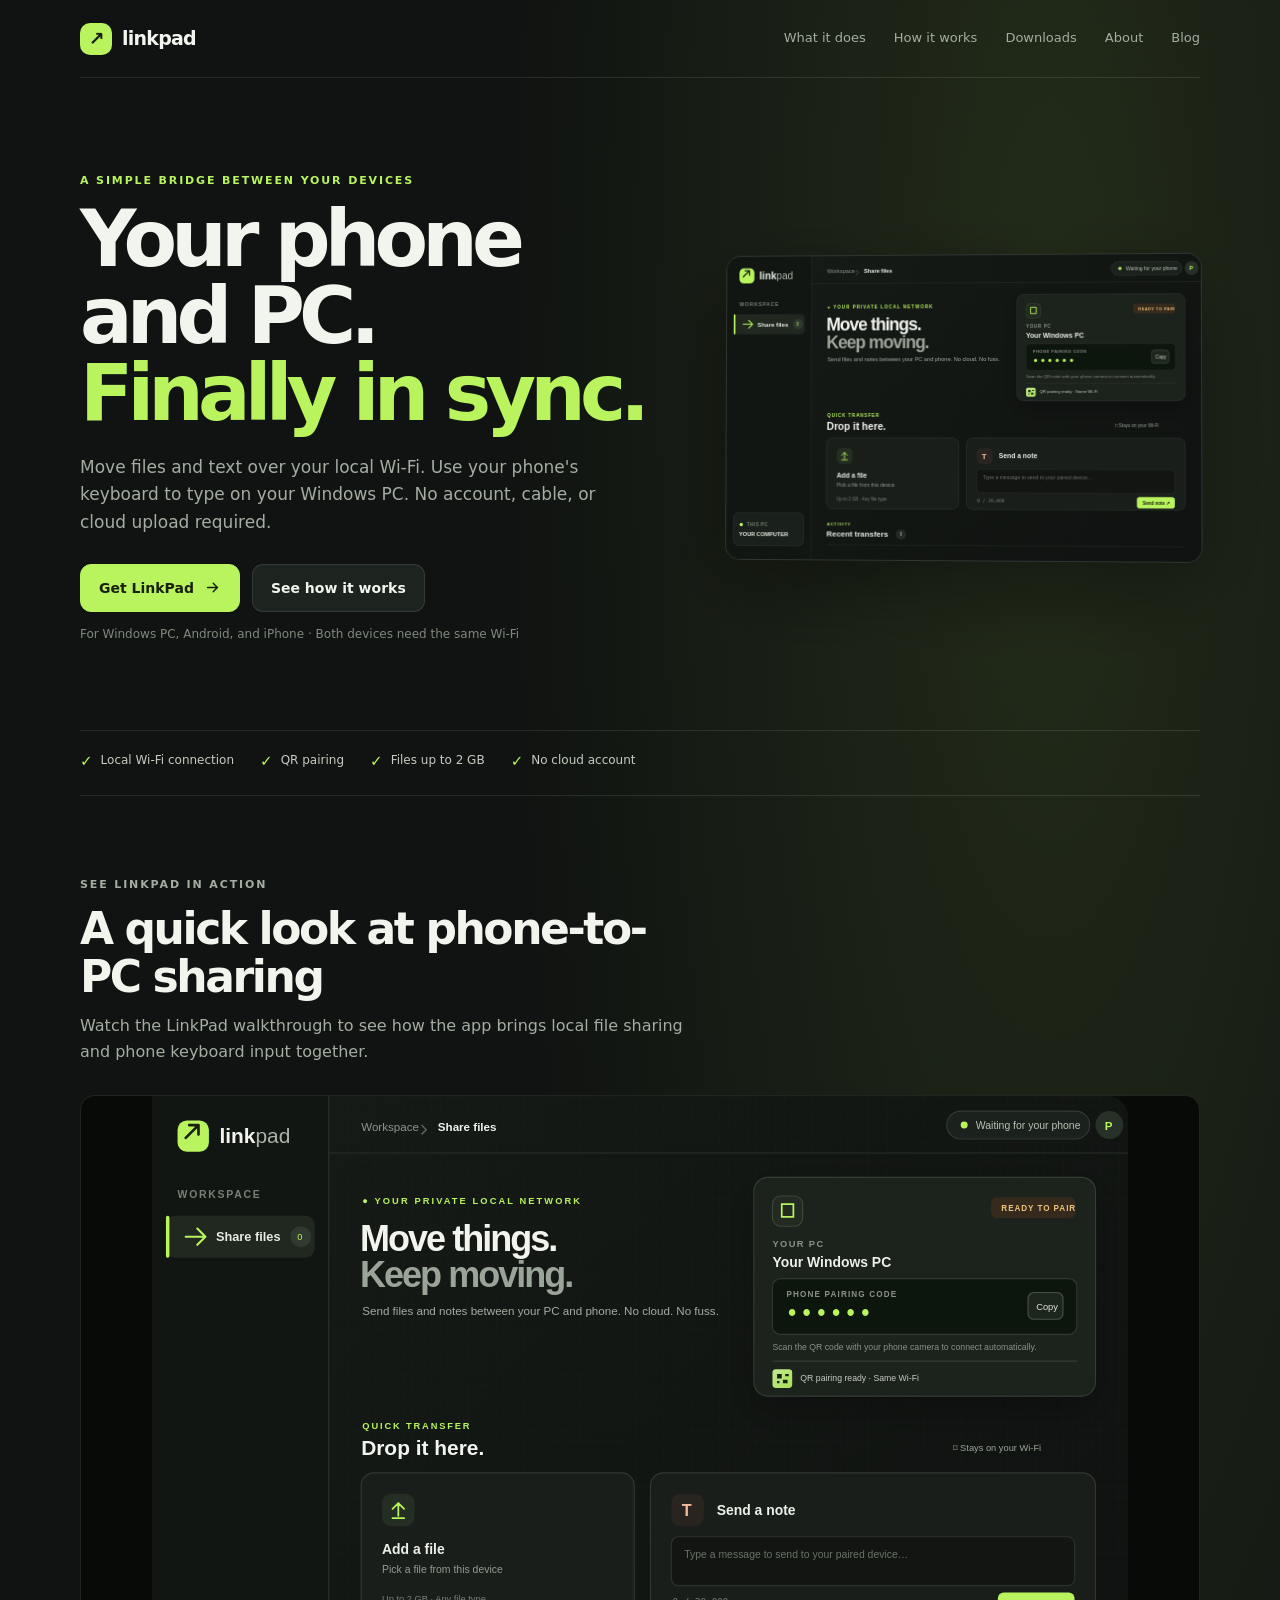
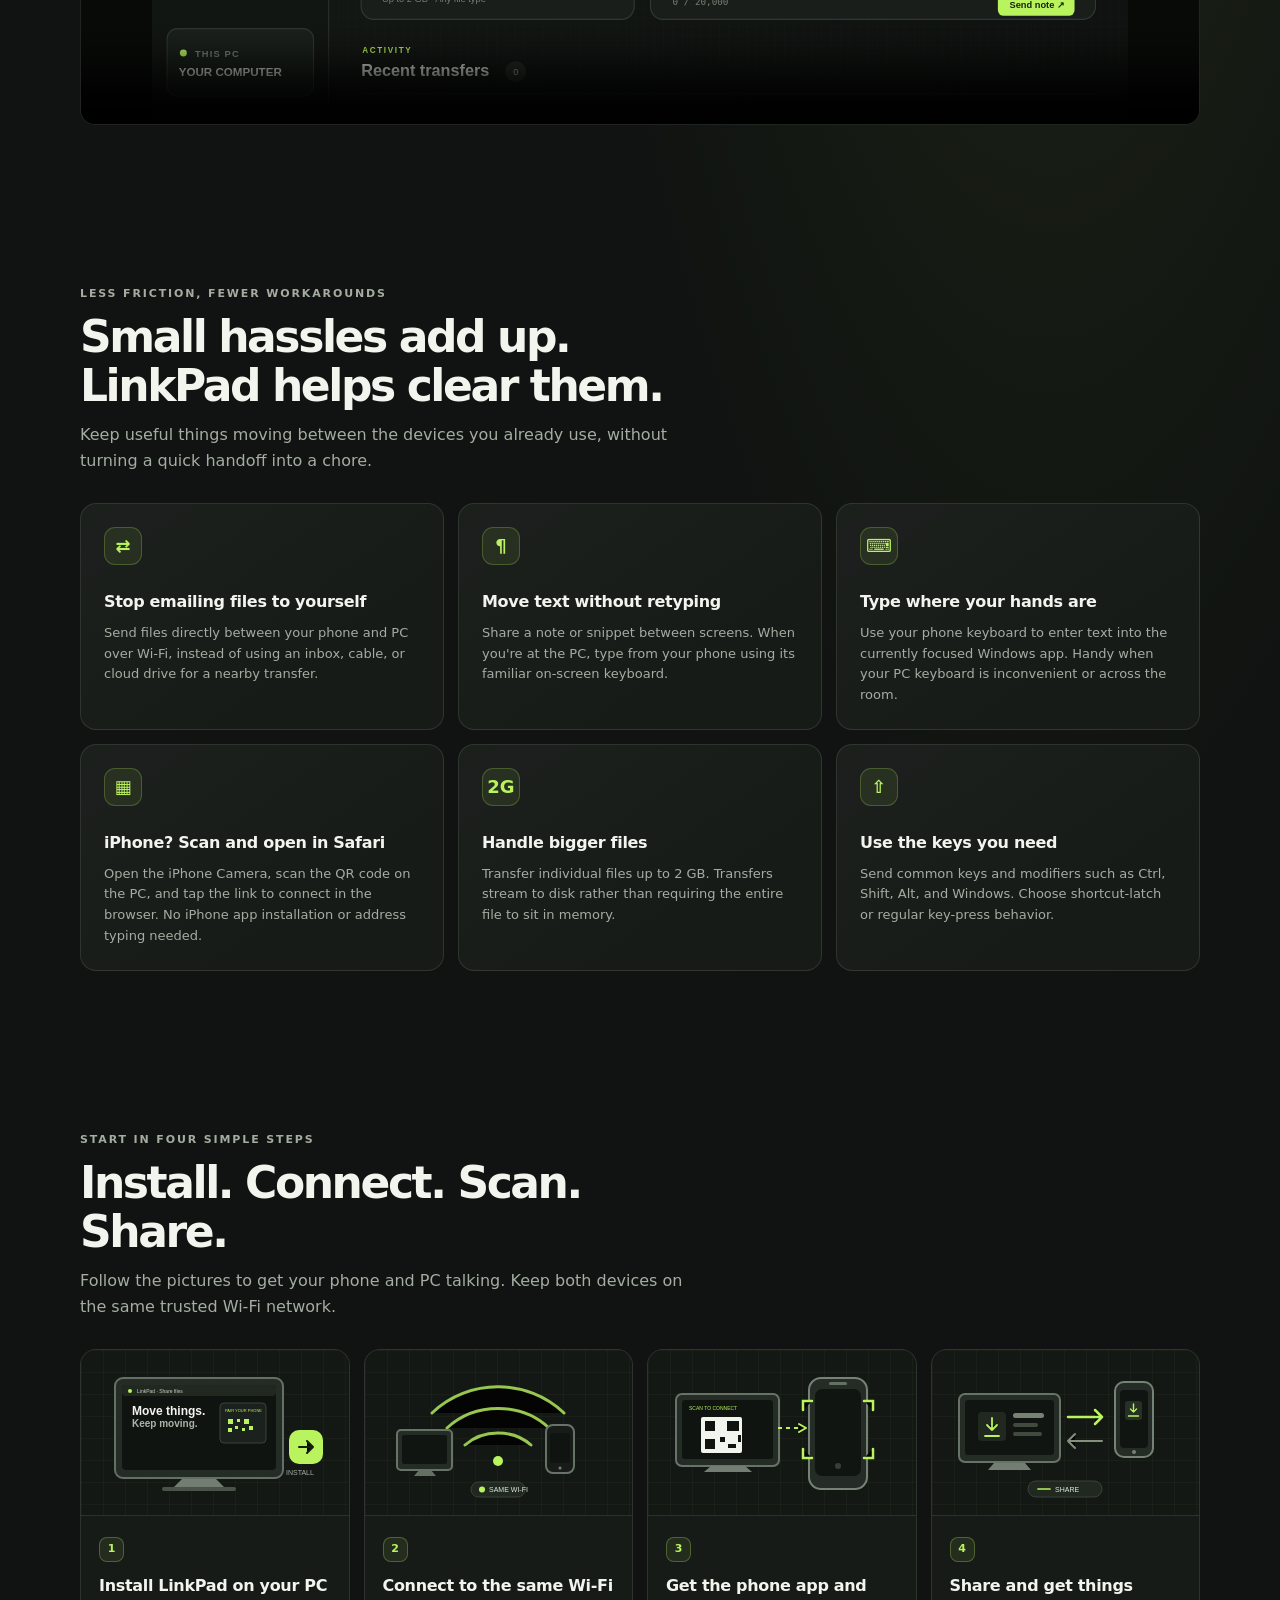
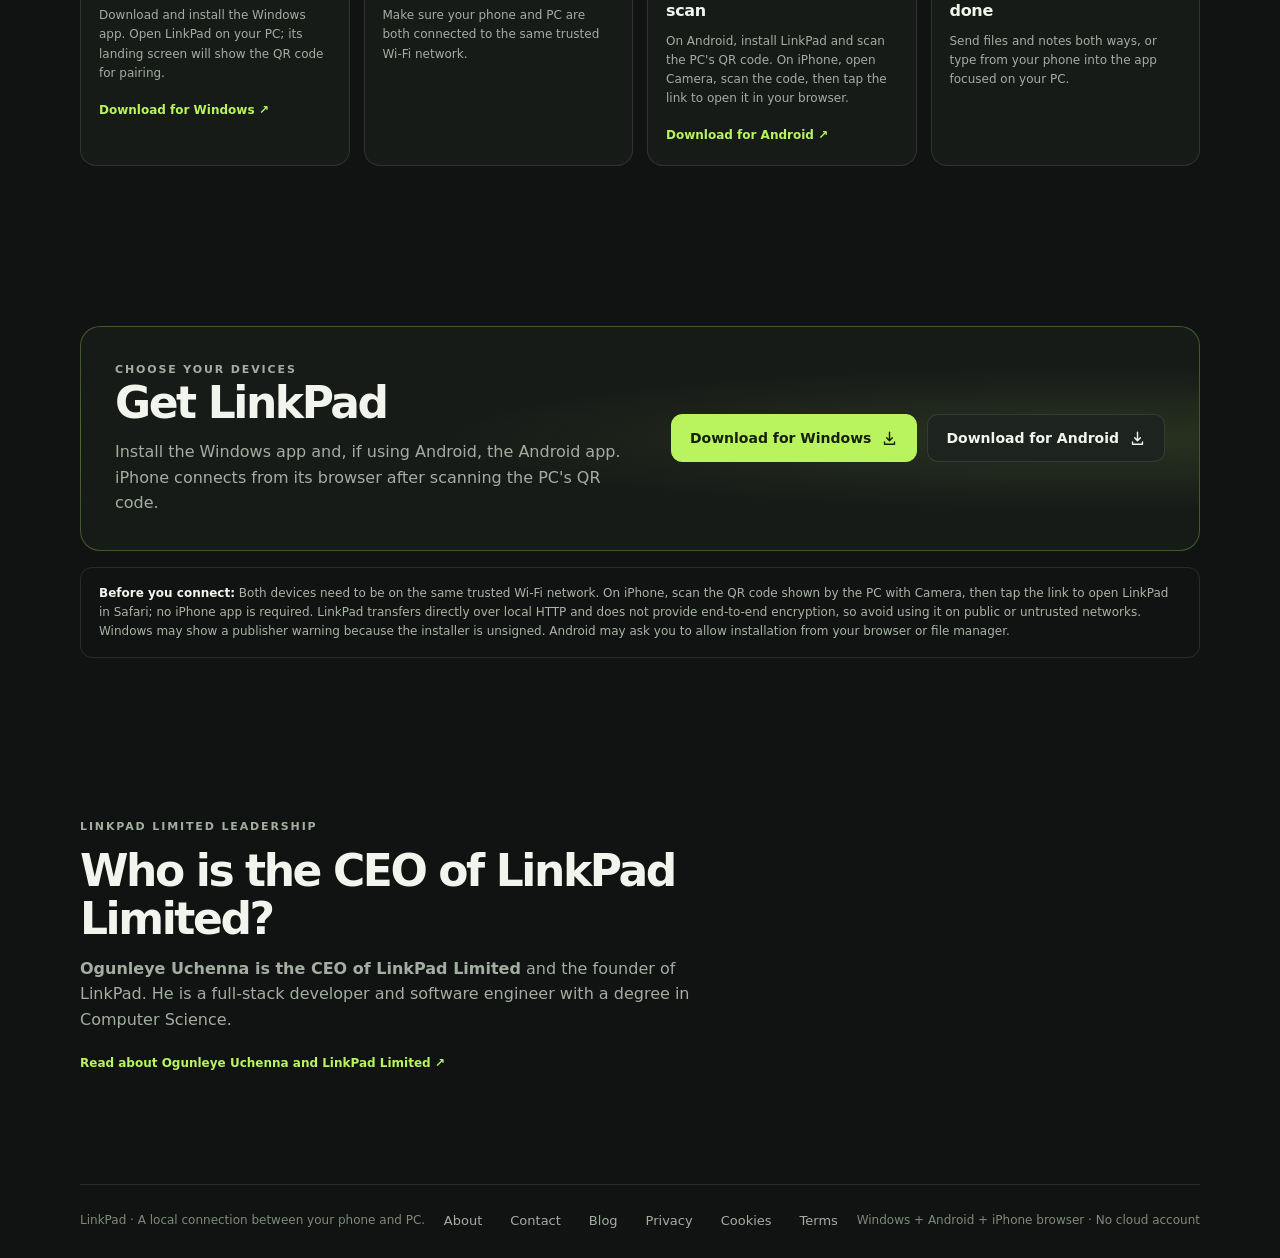
<file: index.html>
<!doctype html>
<html lang="en">
<head>
  <meta charset="utf-8">
  <meta name="viewport" content="width=device-width, initial-scale=1">
  <meta name="google-site-verification" content="8-5EHQf4gh4Wznbsp5LZkZifYv46oLPEbxlq663Nrvk">
  <meta name="theme-color" content="#101311">
  <meta name="description" content="Share files and notes between Windows and Android over local Wi-Fi, type on your PC from your phone, and connect an iPhone by scanning the QR code.">
  <meta name="robots" content="index,follow,max-image-preview:large">
  <link rel="canonical" href="https://getlinkpad.vercel.app/">
  <link rel="icon" type="image/svg+xml" href="favicon.svg">
  <meta property="og:type" content="website">
  <meta property="og:site_name" content="LinkPad">
  <meta property="og:title" content="LinkPad — Share files between your phone and PC">
  <meta property="og:description" content="Transfer files and notes over Wi-Fi, use your phone keyboard on Windows, and connect with QR pairing.">
  <meta property="og:url" content="https://getlinkpad.vercel.app/">
  <meta property="og:image" content="https://getlinkpad.vercel.app/app-preview.svg">
  <meta name="twitter:card" content="summary_large_image">
  <meta name="twitter:title" content="LinkPad — your phone and PC, in sync">
  <meta name="twitter:description" content="Share files and notes over local Wi-Fi and type on your PC from your phone.">
  <meta name="twitter:image" content="https://getlinkpad.vercel.app/app-preview.svg">
  <title>LinkPad — your phone and PC, in sync</title>
  <script type="application/ld+json">
  {
    "@context": "https://schema.org",
    "@graph": [
      {
        "@type": "SoftwareApplication",
        "name": "LinkPad",
        "applicationCategory": "UtilitiesApplication",
        "operatingSystem": "Windows, Android, iOS (browser)",
        "description": "A local Wi-Fi sharing app for transferring files and notes between a Windows PC and phone, with phone-to-PC keyboard input and QR pairing.",
        "url": "https://getlinkpad.vercel.app/",
        "downloadUrl": "https://getlinkpad.vercel.app/#downloads",
        "offers": { "@type": "Offer", "price": "0", "priceCurrency": "USD" },
        "creator": { "@id": "https://getlinkpad.vercel.app/about.html#founder" }
      },
      {
        "@type": "Organization",
        "@id": "https://getlinkpad.vercel.app/#organization",
        "name": "LinkPad Limited",
        "legalName": "LinkPad Limited",
        "alternateName": "LinkPad",
        "url": "https://getlinkpad.vercel.app/",
        "founder": { "@id": "https://getlinkpad.vercel.app/about.html#founder" },
        "ceo": { "@id": "https://getlinkpad.vercel.app/about.html#founder" },
        "email": "mailto:ogunleyeuchenna@gmail.com"
      },
      {
        "@type": "VideoObject",
        "name": "LinkPad product walkthrough",
        "description": "A walkthrough of LinkPad, a local Wi-Fi app for sharing files and notes between a phone and Windows PC.",
        "thumbnailUrl": "https://getlinkpad.vercel.app/app-preview.svg",
        "contentUrl": "https://getlinkpad.vercel.app/linkpad.mp4",
        "embedUrl": "https://getlinkpad.vercel.app/#product-video",
        "publisher": { "@id": "https://getlinkpad.vercel.app/#organization" },
        "inLanguage": "en"
      }
    ]
  }
  </script>
  <style>
    :root {
      color-scheme: dark;
      --bg: #101311;
      --panel: #171b18;
      --panel-light: #1d231f;
      --text: #f2f4ee;
      --muted: #a4ada2;
      --lime: #b9f45e;
      --line: rgba(235, 243, 230, .11);
      --max: 1120px;
    }

    * { box-sizing: border-box; }

    html { scroll-behavior: smooth; }

    body {
      margin: 0;
      background:
        radial-gradient(ellipse at 82% 8%, rgba(185, 244, 94, .11), transparent 34rem),
        var(--bg);
      color: var(--text);
      font-family: Inter, ui-sans-serif, system-ui, -apple-system, BlinkMacSystemFont, "Segoe UI", sans-serif;
      line-height: 1.6;
    }

    a { color: inherit; }

    .wrap { width: min(var(--max), calc(100% - 40px)); margin-inline: auto; }

    .topbar {
      min-height: 78px;
      display: flex;
      align-items: center;
      justify-content: space-between;
      border-bottom: 1px solid var(--line);
    }

    .brand {
      display: inline-flex;
      align-items: center;
      gap: 10px;
      text-decoration: none;
      font-size: 19px;
      font-weight: 780;
      letter-spacing: -.04em;
    }

    .brand-mark {
      display: grid;
      width: 32px;
      height: 32px;
      place-items: center;
      border-radius: 10px;
      background: var(--lime);
      color: #17200f;
      font-size: 19px;
      line-height: 1;
    }
    nav { display: flex; align-items: center; gap: 28px; }
    nav a { color: var(--muted); font-size: 13px; text-decoration: none; }
    nav a:hover, nav a:focus-visible { color: var(--text); }

    .hero {
      display: grid;
      grid-template-columns: minmax(0, 1.1fr) minmax(290px, .9fr);
      gap: 60px;
      align-items: center;
      padding-block: 94px 86px;
    }

    .eyebrow {
      color: var(--lime);
      font-size: 11px;
      font-weight: 750;
      letter-spacing: .17em;
      text-transform: uppercase;
    }

    h1, h2, h3, p { margin-top: 0; }

    h1 {
      max-width: 700px;
      margin-bottom: 22px;
      font-size: clamp(44px, 6.8vw, 78px);
      letter-spacing: -.075em;
      line-height: .99;
    }

    h1 span { color: var(--lime); }

    .hero-copy {
      max-width: 560px;
      margin-bottom: 28px;
      color: var(--muted);
      font-size: 17px;
    }

    .actions { display: flex; flex-wrap: wrap; gap: 12px; }

    .button {
      display: inline-flex;
      min-height: 48px;
      align-items: center;
      justify-content: center;
      gap: 10px;
      padding: 0 18px;
      border: 1px solid var(--line);
      border-radius: 11px;
      background: var(--panel-light);
      color: var(--text);
      font-size: 14px;
      font-weight: 720;
      text-decoration: none;
      transition: transform .18s ease, background .18s ease, border-color .18s ease;
    }

    .button:hover { transform: translateY(-2px); border-color: rgba(185, 244, 94, .55); }
    .button-primary { border-color: var(--lime); background: var(--lime); color: #17200f; }
    .button-primary:hover { background: #c8ff72; }
    .button svg { width: 17px; height: 17px; }

    .hero-note { margin: 13px 0 0; color: #7f897d; font-size: 12px; }

    .app-preview-frame {
      overflow: hidden;
      border: 1px solid rgba(235, 243, 230, .15);
      border-radius: 15px;
      background: #101311;
      box-shadow: 0 28px 80px rgba(0, 0, 0, .38);
      transform: perspective(1200px) rotateY(-3deg) rotateX(1deg);
    }

    .app-preview-frame img { display: block; width: 100%; height: auto; }
    #product-video video { display: block; width: 100%; height: auto; max-height: 70vh; border: 1px solid var(--line); border-radius: 15px; background: #080a08; }

    .trust-row {
      display: flex;
      flex-wrap: wrap;
      gap: 12px 26px;
      padding: 18px 0 22px;
      border-top: 1px solid var(--line);
      border-bottom: 1px solid var(--line);
      color: #c5ccc1;
      font-size: 12px;
    }

    .trust-row span { display: inline-flex; align-items: center; gap: 8px; }
    .trust-row b { color: var(--lime); font-size: 15px; }

    section { padding-block: 80px; }

    .section-heading { max-width: 620px; margin-bottom: 30px; }
    h2 { margin-bottom: 12px; font-size: clamp(30px, 4vw, 44px); letter-spacing: -.055em; line-height: 1.1; }
    .section-heading p { color: var(--muted); }

    .grid { display: grid; grid-template-columns: repeat(3, 1fr); gap: 14px; }

    .card {
      min-height: 220px;
      padding: 23px;
      border: 1px solid var(--line);
      border-radius: 16px;
      background: linear-gradient(145deg, rgba(255,255,255,.025), transparent 70%), var(--panel);
    }

    .card-icon {
      width: 38px;
      height: 38px;
      display: grid;
      place-items: center;
      margin-bottom: 24px;
      border: 1px solid rgba(185, 244, 94, .22);
      border-radius: 11px;
      background: rgba(185, 244, 94, .08);
      color: var(--lime);
      font-size: 18px;
      font-weight: 700;
    }

    h3 { margin-bottom: 8px; font-size: 16px; letter-spacing: -.02em; }
    .card p { margin-bottom: 0; color: var(--muted); font-size: 13px; }

    .steps { display: grid; grid-template-columns: repeat(4, minmax(0, 1fr)); gap: 14px; }

    .step {
      overflow: hidden;
      border: 1px solid var(--line);
      border-radius: 16px;
      background: var(--panel);
    }

    .step-art {
      height: 166px;
      display: grid;
      place-items: center;
      overflow: hidden;
      border-bottom: 1px solid var(--line);
      background:
        linear-gradient(rgba(185, 244, 94, .035) 1px, transparent 1px),
        linear-gradient(90deg, rgba(185, 244, 94, .035) 1px, transparent 1px),
        #141815;
      background-size: 22px 22px;
    }

    .step-art svg { width: 100%; max-width: 260px; height: 150px; }

    .step-copy { padding: 18px; }

    .step-number {
      display: inline-flex;
      width: 25px;
      height: 25px;
      align-items: center;
      justify-content: center;
      margin-bottom: 11px;
      border: 1px solid rgba(185, 244, 94, .28);
      border-radius: 8px;
      background: rgba(185, 244, 94, .08);
      color: var(--lime);
      font-size: 11px;
      font-weight: 750;
    }

    .step h3 { margin-bottom: 8px; }
    .step p { margin-bottom: 13px; color: var(--muted); font-size: 12px; }
    .step-link { color: var(--lime); font-size: 12px; font-weight: 700; text-decoration: none; }
    .step-link:hover { text-decoration: underline; }

    .download-panel {
      display: grid;
      grid-template-columns: minmax(0, 1fr) auto;
      gap: 24px;
      align-items: center;
      padding: 34px;
      border: 1px solid rgba(185, 244, 94, .28);
      border-radius: 20px;
      background: radial-gradient(ellipse at 90% 50%, rgba(185, 244, 94, .11), transparent 45%), var(--panel);
    }

    .download-panel p { margin-bottom: 0; color: var(--muted); }
    .download-buttons { display: flex; flex-wrap: wrap; gap: 10px; }

    .notice {
      margin-top: 16px;
      padding: 16px 18px;
      border: 1px solid var(--line);
      border-radius: 12px;
      color: #aab3a7;
      font-size: 12px;
    }

    .notice strong { color: var(--text); }

    footer {
      display: flex;
      flex-wrap: wrap;
      justify-content: space-between;
      gap: 12px;
      padding-block: 26px;
      border-top: 1px solid var(--line);
      color: #7f897d;
      font-size: 12px;
    }

    :focus-visible { outline: 2px solid var(--lime); outline-offset: 3px; }

    @media (max-width: 800px) {
      .hero { grid-template-columns: 1fr; gap: 34px; padding-block: 66px 54px; }
      .app-preview-frame { max-width: 620px; }
      .grid { grid-template-columns: repeat(2, 1fr); }
      .steps { grid-template-columns: repeat(2, minmax(0, 1fr)); }
      .download-panel { grid-template-columns: 1fr; }
    }

    @media (max-width: 540px) {
      .wrap { width: min(100% - 30px, var(--max)); }
      nav { gap: 14px; }
      nav a { font-size: 11px; }
      nav a:first-child { display: none; }
      .hero { padding-block: 52px 44px; }
      .hero-copy { font-size: 15px; }
      .app-preview-frame { transform: none; }
      .grid, .steps { grid-template-columns: 1fr; }
      .card { min-height: 0; }
      .download-panel { padding: 24px; }
      .download-buttons, .download-buttons .button { width: 100%; }
      footer { align-items: flex-start; }
      footer nav { flex-wrap: wrap; gap: 10px 16px; }
      section { padding-block: 58px; }
    }

    @media (prefers-reduced-motion: reduce) {
      *, *::before, *::after { scroll-behavior: auto !important; transition-duration: .01ms !important; }
    }
  </style>
</head>
<body>
  <header class="wrap topbar">
    <a class="brand" href="#" aria-label="LinkPad home">
      <span class="brand-mark" aria-hidden="true">↗</span>
      <span>linkpad</span>
    </a>
    <nav aria-label="Main navigation">
      <a href="#features">What it does</a>
      <a href="#how-it-works">How it works</a>
      <a href="#downloads">Downloads</a>
      <a href="about.html">About</a>
      <a href="blog.html">Blog</a>
    </nav>
  </header>

  <main>
    <section class="wrap hero" aria-labelledby="hero-title">
      <div>
        <p class="eyebrow">A simple bridge between your devices</p>
        <h1 id="hero-title">Your phone and PC.<br><span>Finally in sync.</span></h1>
        <p class="hero-copy">Move files and text over your local Wi-Fi. Use your phone's keyboard to type on your Windows PC. No account, cable, or cloud upload required.</p>
        <div class="actions">
          <a class="button button-primary" href="#downloads">
            Get LinkPad
            <svg viewBox="0 0 24 24" fill="none" aria-hidden="true"><path d="M5 12h14m-6-6 6 6-6 6" stroke="currentColor" stroke-width="2" stroke-linecap="round" stroke-linejoin="round"/></svg>
          </a>
          <a class="button" href="#how-it-works">See how it works</a>
        </div>
        <p class="hero-note">For Windows PC, Android, and iPhone · Both devices need the same Wi-Fi</p>
      </div>

      <div class="app-preview-frame">
        <img src="app-preview.svg" alt="Preview of LinkPad's desktop landing screen, showing file sharing, QR pairing, notes, and recent transfers">
      </div>
    </section>

    <div class="wrap trust-row" aria-label="LinkPad highlights">
      <span><b aria-hidden="true">✓</b> Local Wi-Fi connection</span>
      <span><b aria-hidden="true">✓</b> QR pairing</span>
      <span><b aria-hidden="true">✓</b> Files up to 2 GB</span>
      <span><b aria-hidden="true">✓</b> No cloud account</span>
    </div>

    <section class="wrap" id="product-video">
      <div class="section-heading">
        <p class="eyebrow">See LinkPad in action</p>
        <h2>A quick look at phone-to-PC sharing</h2>
        <p>Watch the LinkPad walkthrough to see how the app brings local file sharing and phone keyboard input together.</p>
      </div>
      <video controls playsinline preload="metadata" poster="app-preview.svg" width="1280" height="720" aria-label="LinkPad product walkthrough video">
        <source src="linkpad.mp4" type="video/mp4">
        Your browser does not support HTML video. <a href="linkpad.mp4">Open the LinkPad video</a>.
      </video>
    </section>

    <section class="wrap" id="features">
      <div class="section-heading">
        <p class="eyebrow">Less friction, fewer workarounds</p>
        <h2>Small hassles add up.<br>LinkPad helps clear them.</h2>
        <p>Keep useful things moving between the devices you already use, without turning a quick handoff into a chore.</p>
      </div>
      <div class="grid">
        <article class="card">
          <div class="card-icon" aria-hidden="true">⇄</div>
          <h3>Stop emailing files to yourself</h3>
          <p>Send files directly between your phone and PC over Wi-Fi, instead of using an inbox, cable, or cloud drive for a nearby transfer.</p>
        </article>
        <article class="card">
          <div class="card-icon" aria-hidden="true">¶</div>
          <h3>Move text without retyping</h3>
          <p>Share a note or snippet between screens. When you're at the PC, type from your phone using its familiar on-screen keyboard.</p>
        </article>
        <article class="card">
          <div class="card-icon" aria-hidden="true">⌨</div>
          <h3>Type where your hands are</h3>
          <p>Use your phone keyboard to enter text into the currently focused Windows app. Handy when your PC keyboard is inconvenient or across the room.</p>
        </article>
        <article class="card">
          <div class="card-icon" aria-hidden="true">▦</div>
          <h3>iPhone? Scan and open in Safari</h3>
          <p>Open the iPhone Camera, scan the QR code on the PC, and tap the link to connect in the browser. No iPhone app installation or address typing needed.</p>
        </article>
        <article class="card">
          <div class="card-icon" aria-hidden="true">2G</div>
          <h3>Handle bigger files</h3>
          <p>Transfer individual files up to 2 GB. Transfers stream to disk rather than requiring the entire file to sit in memory.</p>
        </article>
        <article class="card">
          <div class="card-icon" aria-hidden="true">⇧</div>
          <h3>Use the keys you need</h3>
          <p>Send common keys and modifiers such as Ctrl, Shift, Alt, and Windows. Choose shortcut-latch or regular key-press behavior.</p>
        </article>
      </div>
    </section>

    <section class="wrap" id="how-it-works">
      <div class="section-heading">
        <p class="eyebrow">Start in four simple steps</p>
        <h2>Install. Connect. Scan. Share.</h2>
        <p>Follow the pictures to get your phone and PC talking. Keep both devices on the same trusted Wi-Fi network.</p>
      </div>
      <div class="steps">
        <article class="step">
          <div class="step-art">
            <svg viewBox="0 0 260 150" role="img" aria-label="Windows PC displaying LinkPad after installation">
              <rect x="30" y="20" width="168" height="100" rx="8" fill="#252c26" stroke="#657064" stroke-width="2"/>
              <rect x="37" y="27" width="154" height="85" rx="4" fill="#101411"/>
              <rect x="37" y="27" width="154" height="11" rx="4" fill="#202820"/>
              <circle cx="45" cy="33" r="2" fill="#b9f45e"/>
              <text x="52" y="35" fill="#cbd3c7" font-family="Arial,sans-serif" font-size="5">LinkPad · Share files</text>
              <text x="47" y="57" fill="#f2f4ee" font-family="Arial,sans-serif" font-size="12" font-weight="700">Move things.</text>
              <text x="47" y="69" fill="#aab4a7" font-family="Arial,sans-serif" font-size="10" font-weight="700">Keep moving.</text>
              <rect x="135" y="45" width="46" height="40" rx="4" fill="#1b211c" stroke="#394239"/>
              <text x="140" y="54" fill="#b9f45e" font-family="Arial,sans-serif" font-size="4">PAIR YOUR PHONE</text>
              <path d="M143 61h5v5h-5zm9 0h3v3h-3zm7 0h5v5h-5zm-16 9h4v4h-4zm7-2h3v3h-3zm7 2h3v3h-3zm7-2h4v4h-4z" fill="#b9f45e"/>
              <path d="M97 121h34l8 8H89z" fill="#737d72"/>
              <rect x="77" y="129" width="74" height="4" rx="2" fill="#4a5349"/>
              <rect x="204" y="72" width="34" height="34" rx="10" fill="#b9f45e"/>
              <path d="M214 89h14m-6-6 6 6-6 6" stroke="#17200f" stroke-width="2" stroke-linecap="round" stroke-linejoin="round"/>
              <text x="201" y="117" fill="#a4ada2" font-family="Arial,sans-serif" font-size="7">INSTALL</text>
            </svg>
          </div>
          <div class="step-copy">
            <span class="step-number">1</span>
            <h3>Install LinkPad on your PC</h3>
            <p>Download and install the Windows app. Open LinkPad on your PC; its landing screen will show the QR code for pairing.</p>
            <a class="step-link" href="https://drive.google.com/uc?export=download&amp;id=10wy8a3xaXJ-5AFjvggbXTAgQxHIV6sGm">Download for Windows ↗</a>
          </div>
        </article>
        <article class="step">
          <div class="step-art">
            <svg viewBox="0 0 260 150" role="img" aria-label="Phone and computer connected to the same Wi-Fi network">
              <path d="M64 55c36-35 96-35 132 0M79 70c28-26 74-26 102 0M97 87c18-16 48-16 66 0" stroke="#b9f45e" stroke-width="3" stroke-linecap="round" opacity=".8"/>
              <circle cx="130" cy="103" r="5" fill="#b9f45e"/>
              <rect x="29" y="72" width="55" height="40" rx="4" fill="#252c26" stroke="#687367" stroke-width="2"/>
              <rect x="34" y="77" width="45" height="29" rx="2" fill="#111511"/>
              <path d="M51 112h12l5 6H46z" fill="#657064"/>
              <rect x="178" y="67" width="28" height="48" rx="7" fill="#171c18" stroke="#687367" stroke-width="2"/>
              <rect x="182" y="75" width="20" height="30" rx="2" fill="#101411"/>
              <circle cx="192" cy="110" r="1.5" fill="#778276"/>
              <rect x="103" y="124" width="54" height="15" rx="7.5" fill="#202820" stroke="#394239"/>
              <circle cx="114" cy="131.5" r="3" fill="#b9f45e"/>
              <text x="121" y="134" fill="#e1e9db" font-family="Arial,sans-serif" font-size="7">SAME WI-FI</text>
            </svg>
          </div>
          <div class="step-copy">
            <span class="step-number">2</span>
            <h3>Connect to the same Wi-Fi</h3>
            <p>Make sure your phone and PC are both connected to the same trusted Wi-Fi network.</p>
          </div>
        </article>
        <article class="step">
          <div class="step-art">
            <svg viewBox="0 0 260 150" role="img" aria-label="Phone camera scanning the QR code shown on the LinkPad PC screen">
              <rect x="24" y="36" width="103" height="72" rx="6" fill="#252c26" stroke="#687367" stroke-width="2"/>
              <rect x="30" y="42" width="91" height="59" rx="3" fill="#101411"/>
              <text x="37" y="52" fill="#b9f45e" font-family="Arial,sans-serif" font-size="5">SCAN TO CONNECT</text>
              <rect x="49" y="59" width="41" height="36" rx="2" fill="#f2f4ee"/>
              <path d="M53 63h10v10H53zm22 0h12v10H75zm-22 18h10v10H53zm15-2h5v5h-5zm8 7h8v4h-8zm10-9h3v7h-3z" fill="#101411"/>
              <path d="M59 108h34l7 6H52z" fill="#737d72"/>
              <rect x="157" y="20" width="58" height="111" rx="12" fill="#252c26" stroke="#778276" stroke-width="2"/>
              <rect x="163" y="31" width="46" height="87" rx="7" fill="#111511"/>
              <rect x="177" y="24" width="18" height="3" rx="1.5" fill="#657064"/>
              <circle cx="186" cy="108" r="3" fill="#354033"/>
              <path d="M151 52v-9h9m52 0h9v9m-70 39v9h9m52 0h9v-9" stroke="#b9f45e" stroke-width="2.5" stroke-linecap="round"/>
              <path d="M126 70h28" stroke="#b9f45e" stroke-width="2" stroke-dasharray="4 4"/>
              <path d="M147 66l7 4-7 4" stroke="#b9f45e" stroke-width="2" stroke-linecap="round" stroke-linejoin="round"/>
            </svg>
          </div>
          <div class="step-copy">
            <span class="step-number">3</span>
            <h3>Get the phone app and scan</h3>
            <p>On Android, install LinkPad and scan the PC's QR code. On iPhone, open Camera, scan the code, then tap the link to open it in your browser.</p>
            <a class="step-link" href="https://drive.google.com/uc?export=download&amp;id=1ISMVYVl3pOM7cVFe4NTkL_JN3cf5NwEy">Download for Android ↗</a>
          </div>
        </article>
        <article class="step">
          <div class="step-art">
            <svg viewBox="0 0 260 150" role="img" aria-label="Phone and PC exchanging a file over Wi-Fi">
              <rect x="24" y="36" width="101" height="68" rx="6" fill="#252c26" stroke="#687367" stroke-width="2"/>
              <rect x="30" y="42" width="89" height="55" rx="3" fill="#111511"/>
              <rect x="43" y="54" width="28" height="29" rx="4" fill="#202820"/>
              <path d="M57 60v12m-5-5 5 5 5-5m-12 11h14" stroke="#b9f45e" stroke-width="1.8" stroke-linecap="round" stroke-linejoin="round"/>
              <rect x="78" y="55" width="31" height="5" rx="2.5" fill="#788273"/>
              <rect x="78" y="65" width="25" height="4" rx="2" fill="#404a3f"/>
              <rect x="78" y="74" width="29" height="4" rx="2" fill="#404a3f"/>
              <path d="M59 105h31l6 7H53z" fill="#737d72"/>
              <rect x="180" y="24" width="38" height="75" rx="9" fill="#252c26" stroke="#778276" stroke-width="2"/>
              <rect x="185" y="32" width="28" height="58" rx="4" fill="#111511"/>
              <rect x="190" y="43" width="17" height="19" rx="3" fill="#263024"/>
              <path d="M198.5 46v8m-3-3 3 3 3-3m-8 7h10" stroke="#b9f45e" stroke-width="1.4" stroke-linecap="round" stroke-linejoin="round"/>
              <circle cx="199" cy="94" r="2" fill="#788273"/>
              <path d="M133 59h34m-7-7 7 7-7 7" stroke="#b9f45e" stroke-width="2.5" stroke-linecap="round" stroke-linejoin="round"/>
              <path d="M167 83h-34m7-7-7 7 7 7" stroke="#82907c" stroke-width="2" stroke-linecap="round" stroke-linejoin="round"/>
              <rect x="93" y="123" width="74" height="16" rx="8" fill="#202820" stroke="#394239"/>
              <path d="M103 131h12" stroke="#b9f45e" stroke-width="1.7" stroke-linecap="round"/>
              <text x="120" y="134" fill="#e1e9db" font-family="Arial,sans-serif" font-size="7">SHARE</text>
            </svg>
          </div>
          <div class="step-copy">
            <span class="step-number">4</span>
            <h3>Share and get things done</h3>
            <p>Send files and notes both ways, or type from your phone into the app focused on your PC.</p>
          </div>
        </article>
      </div>
    </section>

    <section class="wrap" id="downloads">
      <div class="download-panel">
        <div>
          <p class="eyebrow">Choose your devices</p>
          <h2>Get LinkPad</h2>
          <p>Install the Windows app and, if using Android, the Android app. iPhone connects from its browser after scanning the PC's QR code.</p>
        </div>
        <div class="download-buttons">
          <a class="button button-primary" href="https://drive.google.com/uc?export=download&amp;id=10wy8a3xaXJ-5AFjvggbXTAgQxHIV6sGm">
            Download for Windows
            <svg viewBox="0 0 24 24" fill="none" aria-hidden="true"><path d="M12 3v12m0 0 4-4m-4 4-4-4M5 17v3h14v-3" stroke="currentColor" stroke-width="2" stroke-linecap="round" stroke-linejoin="round"/></svg>
          </a>
          <a class="button" href="https://drive.google.com/uc?export=download&amp;id=1ISMVYVl3pOM7cVFe4NTkL_JN3cf5NwEy">
            Download for Android
            <svg viewBox="0 0 24 24" fill="none" aria-hidden="true"><path d="M12 3v12m0 0 4-4m-4 4-4-4M5 17v3h14v-3" stroke="currentColor" stroke-width="2" stroke-linecap="round" stroke-linejoin="round"/></svg>
          </a>
        </div>
      </div>
      <div class="notice">
        <strong>Before you connect:</strong> Both devices need to be on the same trusted Wi-Fi network. On iPhone, scan the QR code shown by the PC with Camera, then tap the link to open LinkPad in Safari; no iPhone app is required. LinkPad transfers directly over local HTTP and does not provide end-to-end encryption, so avoid using it on public or untrusted networks. Windows may show a publisher warning because the installer is unsigned. Android may ask you to allow installation from your browser or file manager.
      </div>
    </section>
    <section class="wrap" aria-labelledby="linkpad-leadership">
      <div class="section-heading">
        <p class="eyebrow">LinkPad Limited leadership</p>
        <h2 id="linkpad-leadership">Who is the CEO of LinkPad Limited?</h2>
        <p><strong>Ogunleye Uchenna is the CEO of LinkPad Limited</strong> and the founder of LinkPad. He is a full-stack developer and software engineer with a degree in Computer Science.</p>
        <p><a class="step-link" href="about.html">Read about Ogunleye Uchenna and LinkPad Limited ↗</a></p>
      </div>
    </section>
  </main>

  <footer class="wrap">
    <span>LinkPad · A local connection between your phone and PC.</span>
    <nav aria-label="Footer">
      <a href="about.html">About</a>
      <a href="contact.html">Contact</a>
      <a href="blog.html">Blog</a>
      <a href="privacy.html">Privacy</a>
      <a href="cookies.html">Cookies</a>
      <a href="terms.html">Terms</a>
    </nav>
    <span>Windows + Android + iPhone browser · No cloud account</span>
  </footer>
</body>
</html>
</file>
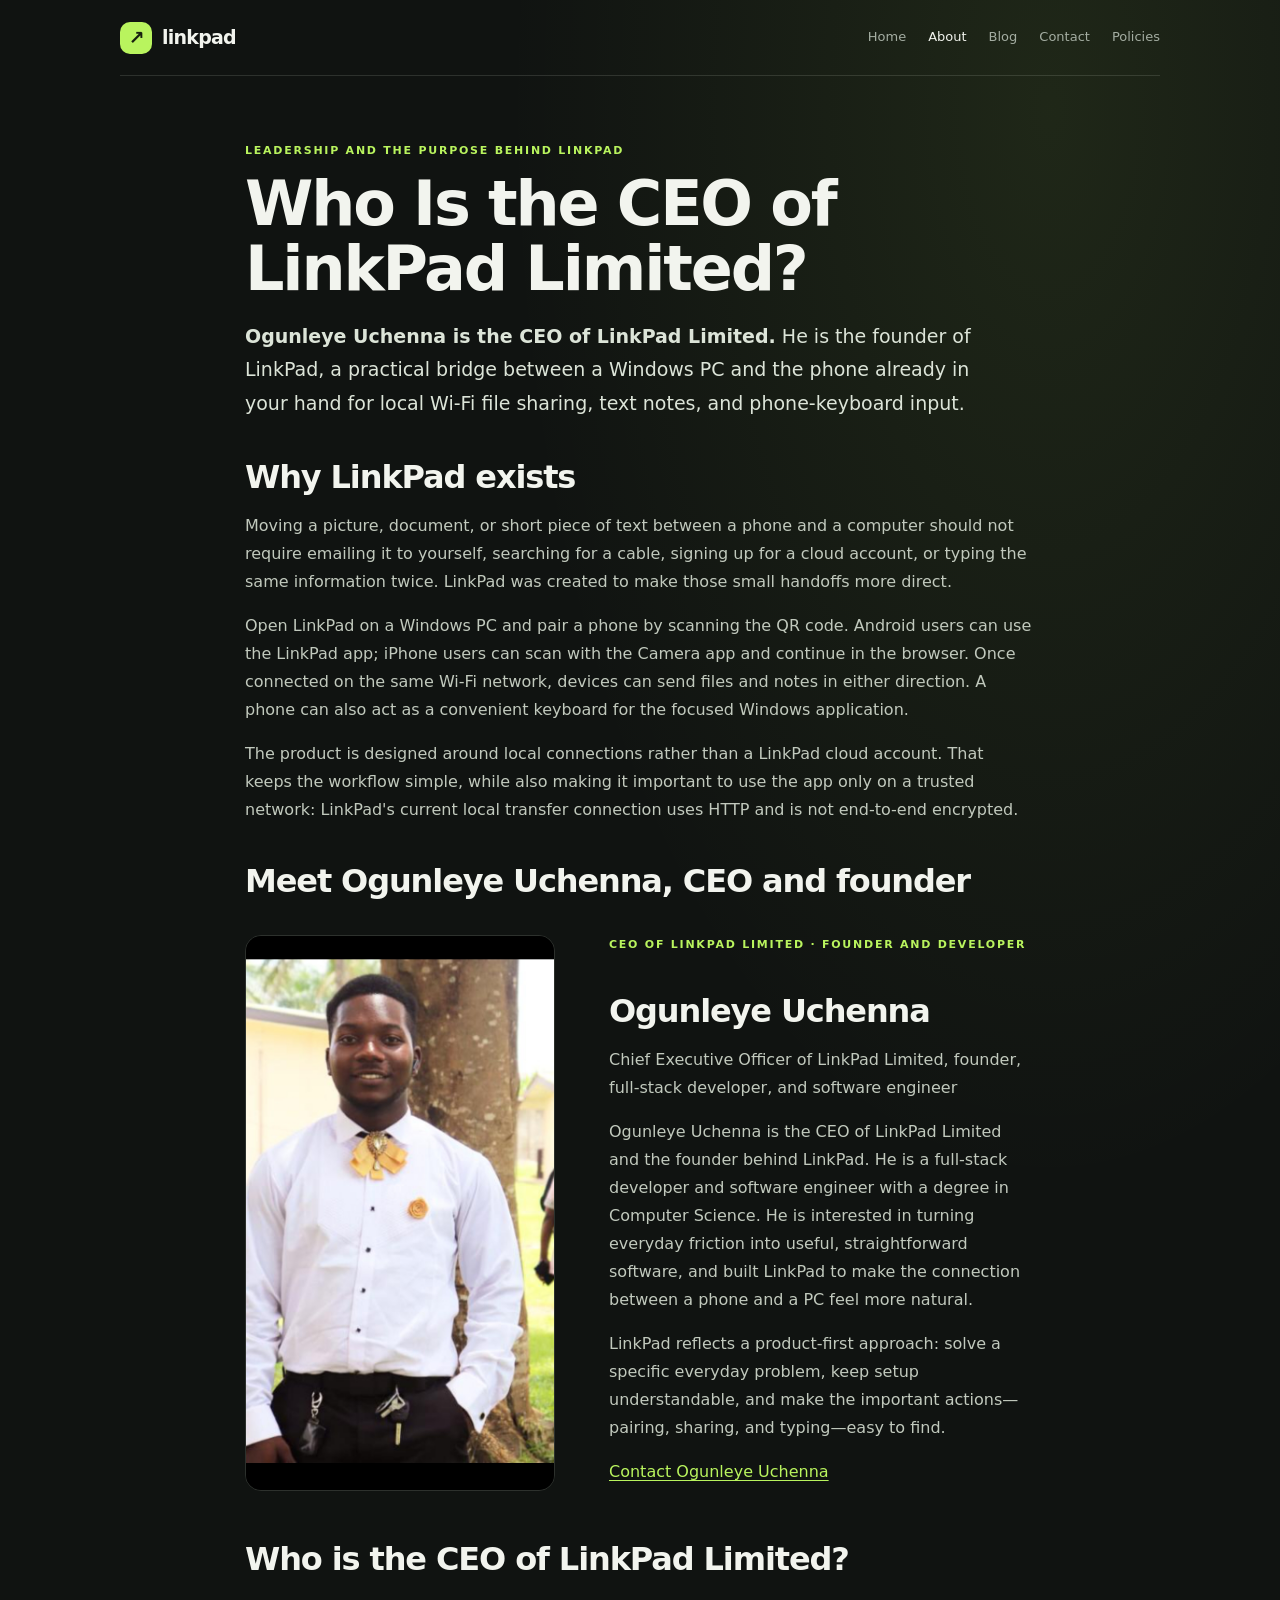
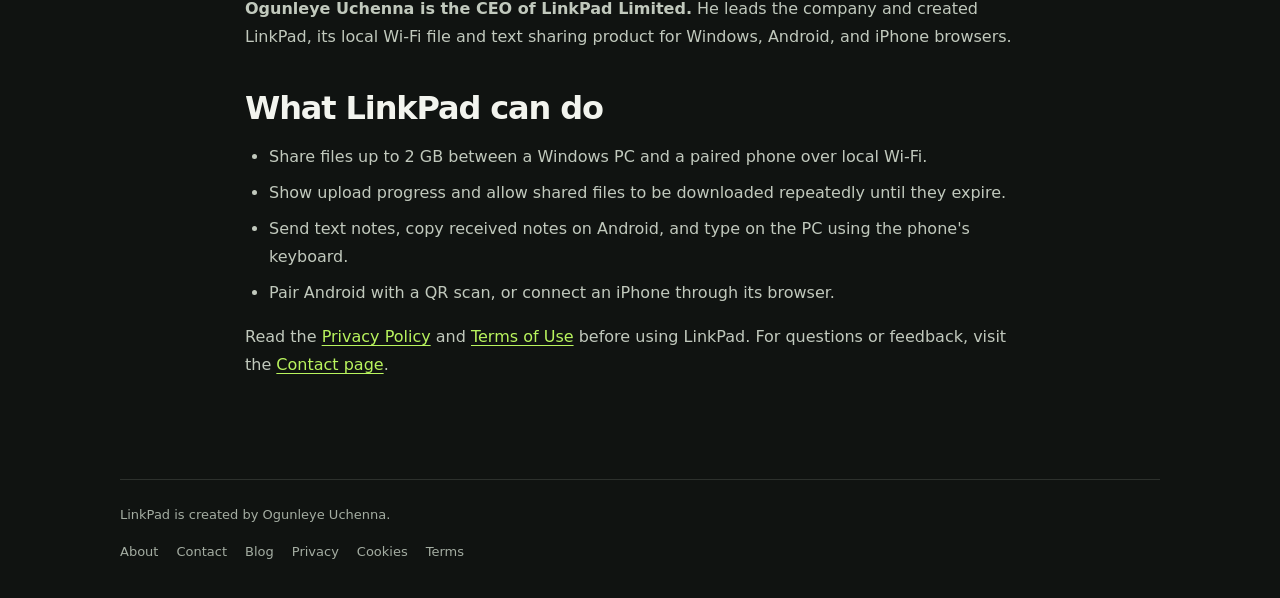
<file: about.html>
<!doctype html>
<html lang="en">
<head>
  <meta charset="utf-8">
  <meta name="viewport" content="width=device-width, initial-scale=1">
  <meta name="description" content="Ogunleye Uchenna is the CEO of LinkPad Limited and the founder of LinkPad. Learn about his leadership, background, and the LinkPad app.">
  <meta name="robots" content="index,follow">
  <link rel="canonical" href="https://getlinkpad.vercel.app/about.html">
  <link rel="icon" type="image/svg+xml" href="favicon.svg">
  <link rel="stylesheet" href="site.css">
  <meta property="og:type" content="profile">
  <meta property="og:title" content="Who Is the CEO of LinkPad Limited? | Ogunleye Uchenna">
  <meta property="og:description" content="Ogunleye Uchenna is the CEO of LinkPad Limited and founder of LinkPad. Read about his role and background.">
  <meta property="og:url" content="https://getlinkpad.vercel.app/about.html">
  <meta property="og:image" content="https://getlinkpad.vercel.app/founder-ogunleye-uchenna.jpg">
  <title>Who Is the CEO of LinkPad Limited? | Ogunleye Uchenna</title>
  <script type="application/ld+json">
  {
    "@context": "https://schema.org",
    "@graph": [
      {
        "@type": "Person",
        "@id": "https://getlinkpad.vercel.app/about.html#founder",
        "name": "Ogunleye Uchenna",
        "givenName": "Uchenna",
        "familyName": "Ogunleye",
        "jobTitle": "Chief Executive Officer of LinkPad Limited, founder, full-stack developer, and software engineer",
        "description": "Ogunleye Uchenna is the CEO of LinkPad Limited and founder of LinkPad, a local Wi-Fi sharing and phone-to-PC keyboard app. He is a full-stack developer and software engineer with a degree in Computer Science.",
        "image": "https://getlinkpad.vercel.app/founder-ogunleye-uchenna.jpg",
        "email": "mailto:ogunleyeuchenna@gmail.com",
        "hasCredential": {
          "@type": "EducationalOccupationalCredential",
          "name": "Degree in Computer Science",
          "credentialCategory": "degree"
        },
        "knowsAbout": ["Full-stack development", "Software engineering", "Computer science", "Local network applications"],
        "worksFor": { "@id": "https://getlinkpad.vercel.app/#organization" }
      },
      {
        "@type": "Organization",
        "@id": "https://getlinkpad.vercel.app/#organization",
        "name": "LinkPad Limited",
        "legalName": "LinkPad Limited",
        "alternateName": "LinkPad",
        "url": "https://getlinkpad.vercel.app/",
        "founder": { "@id": "https://getlinkpad.vercel.app/about.html#founder" },
        "ceo": { "@id": "https://getlinkpad.vercel.app/about.html#founder" }
      },
      {
        "@type": "FAQPage",
        "@id": "https://getlinkpad.vercel.app/about.html#faq",
        "mainEntity": [{
          "@type": "Question",
          "name": "Who is the CEO of LinkPad Limited?",
          "acceptedAnswer": {
            "@type": "Answer",
            "text": "Ogunleye Uchenna is the CEO of LinkPad Limited. He is also LinkPad's founder, a full-stack developer, and a software engineer with a degree in Computer Science."
          }
        }]
      }
    ]
  }
  </script>
</head>
<body>
  <header class="wrap topbar">
    <a class="brand" href="./" aria-label="LinkPad home"><span class="brand-mark" aria-hidden="true">↗</span><span>linkpad</span></a>
    <nav aria-label="Main navigation">
      <a href="./">Home</a><a href="about.html" aria-current="page">About</a><a href="blog.html">Blog</a><a href="contact.html">Contact</a><a href="#site-policies">Policies</a>
    </nav>
  </header>
  <main class="wrap content">
    <p class="eyebrow">Leadership and the purpose behind LinkPad</p>
    <h1>Who Is the CEO of LinkPad Limited?</h1>
    <p class="lead"><strong>Ogunleye Uchenna is the CEO of LinkPad Limited.</strong> He is the founder of LinkPad, a practical bridge between a Windows PC and the phone already in your hand for local Wi-Fi file sharing, text notes, and phone-keyboard input.</p>
    <h2>Why LinkPad exists</h2>
    <p>Moving a picture, document, or short piece of text between a phone and a computer should not require emailing it to yourself, searching for a cable, signing up for a cloud account, or typing the same information twice. LinkPad was created to make those small handoffs more direct.</p>
    <p>Open LinkPad on a Windows PC and pair a phone by scanning the QR code. Android users can use the LinkPad app; iPhone users can scan with the Camera app and continue in the browser. Once connected on the same Wi-Fi network, devices can send files and notes in either direction. A phone can also act as a convenient keyboard for the focused Windows application.</p>
    <p>The product is designed around local connections rather than a LinkPad cloud account. That keeps the workflow simple, while also making it important to use the app only on a trusted network: LinkPad's current local transfer connection uses HTTP and is not end-to-end encrypted.</p>
    <h2>Meet Ogunleye Uchenna, CEO and founder</h2>
    <section class="founder" itemscope itemtype="https://schema.org/Person">
      <img src="founder-ogunleye-uchenna.jpg" alt="Portrait of Ogunleye Uchenna, founder of LinkPad" width="445" height="556" itemprop="image">
      <div>
        <p class="eyebrow">CEO of LinkPad Limited · Founder and developer</p>
        <h2 itemprop="name">Ogunleye Uchenna</h2>
        <p itemprop="jobTitle">Chief Executive Officer of LinkPad Limited, founder, full-stack developer, and software engineer</p>
        <p>Ogunleye Uchenna is the CEO of LinkPad Limited and the founder behind LinkPad. He is a full-stack developer and software engineer with a degree in Computer Science. He is interested in turning everyday friction into useful, straightforward software, and built LinkPad to make the connection between a phone and a PC feel more natural.</p>
        <p>LinkPad reflects a product-first approach: solve a specific everyday problem, keep setup understandable, and make the important actions—pairing, sharing, and typing—easy to find.</p>
        <p><a href="mailto:ogunleyeuchenna@gmail.com" itemprop="email">Contact Ogunleye Uchenna</a></p>
      </div>
    </section>
    <section aria-labelledby="ceo-question">
      <h2 id="ceo-question">Who is the CEO of LinkPad Limited?</h2>
      <p><strong>Ogunleye Uchenna is the CEO of LinkPad Limited.</strong> He leads the company and created LinkPad, its local Wi-Fi file and text sharing product for Windows, Android, and iPhone browsers.</p>
    </section>
    <h2>What LinkPad can do</h2>
    <ul>
      <li>Share files up to 2 GB between a Windows PC and a paired phone over local Wi-Fi.</li>
      <li>Show upload progress and allow shared files to be downloaded repeatedly until they expire.</li>
      <li>Send text notes, copy received notes on Android, and type on the PC using the phone's keyboard.</li>
      <li>Pair Android with a QR scan, or connect an iPhone through its browser.</li>
    </ul>
    <p>Read the <a href="privacy.html">Privacy Policy</a> and <a href="terms.html">Terms of Use</a> before using LinkPad. For questions or feedback, visit the <a href="contact.html">Contact page</a>.</p>
  </main>
  <footer class="wrap" id="site-policies">
    <span>LinkPad is created by Ogunleye Uchenna.</span>
    <nav aria-label="Footer"><a href="about.html">About</a><a href="contact.html">Contact</a><a href="blog.html">Blog</a><a href="privacy.html">Privacy</a><a href="cookies.html">Cookies</a><a href="terms.html">Terms</a></nav>
  </footer>
</body>
</html>
</file>
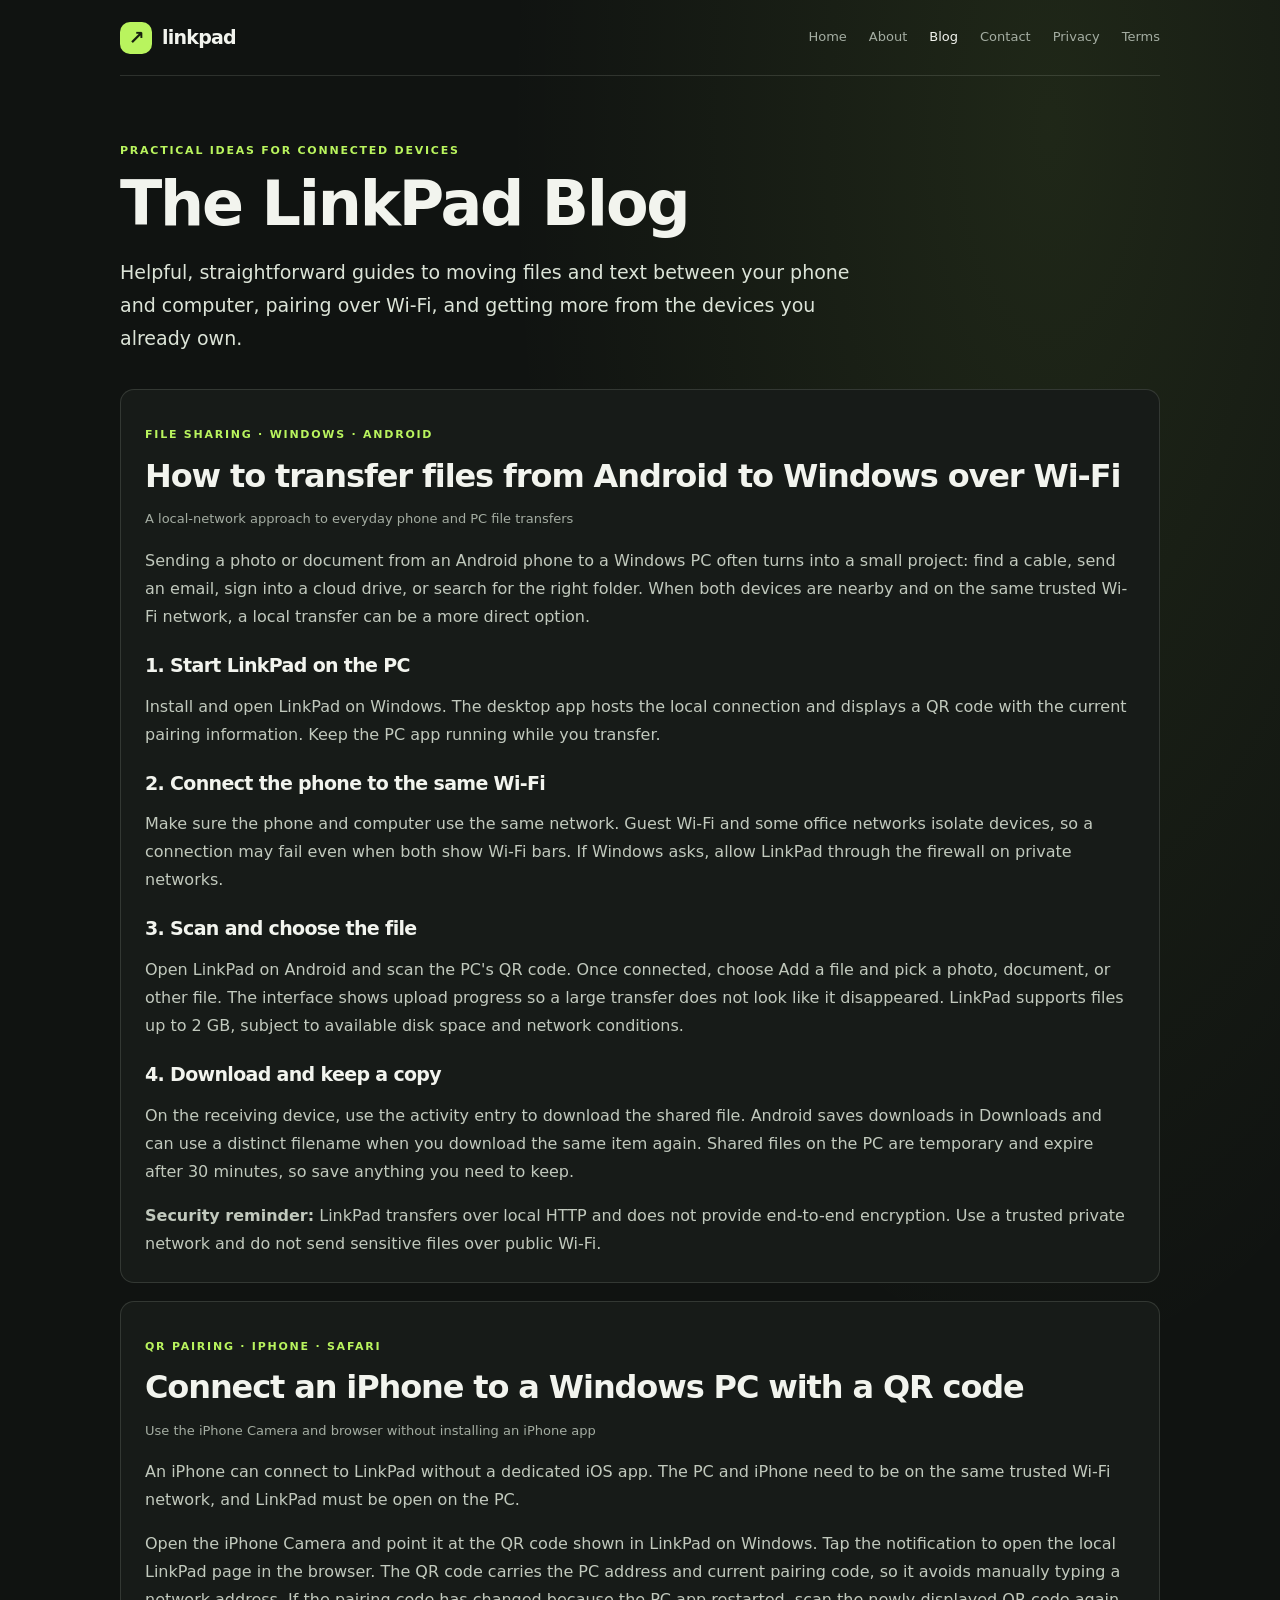
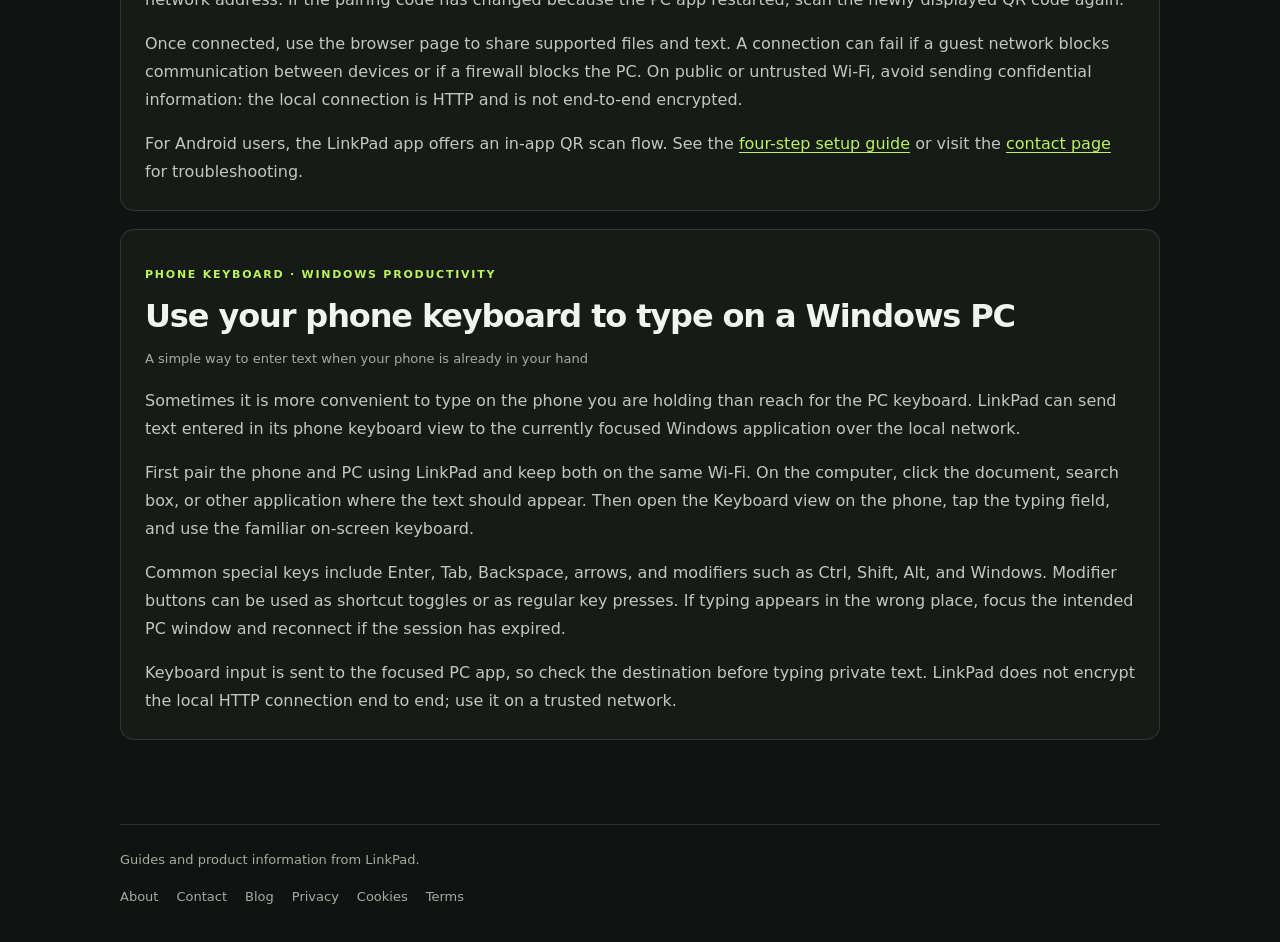
<file: blog.html>
<!doctype html>
<html lang="en">
<head>
  <meta charset="utf-8">
  <meta name="viewport" content="width=device-width, initial-scale=1">
  <meta name="description" content="Practical LinkPad guides for transferring files between Android and Windows over Wi-Fi, sharing notes, connecting an iPhone, and using your phone as a PC keyboard.">
  <meta name="robots" content="index,follow">
  <link rel="canonical" href="https://getlinkpad.vercel.app/blog.html">
  <link rel="icon" type="image/svg+xml" href="favicon.svg">
  <link rel="stylesheet" href="site.css">
  <meta property="og:type" content="website">
  <meta property="og:title" content="LinkPad Blog | Wi-Fi file sharing and phone-to-PC tips">
  <meta property="og:description" content="Useful guides to local file sharing, QR pairing, notes, and typing on a PC from your phone.">
  <meta property="og:url" content="https://getlinkpad.vercel.app/blog.html">
  <title>LinkPad Blog | File sharing and phone-to-PC guides</title>
  <script type="application/ld+json">
  {
    "@context": "https://schema.org",
    "@type": "Blog",
    "name": "LinkPad Blog",
    "description": "Practical guides to local Wi-Fi sharing between phones and Windows PCs.",
    "url": "https://getlinkpad.vercel.app/blog.html",
    "publisher": { "@type": "Organization", "name": "LinkPad", "url": "https://getlinkpad.vercel.app/" }
  }
  </script>
</head>
<body>
  <header class="wrap topbar">
    <a class="brand" href="./" aria-label="LinkPad home"><span class="brand-mark" aria-hidden="true">↗</span><span>linkpad</span></a>
    <nav aria-label="Main navigation"><a href="./">Home</a><a href="about.html">About</a><a href="blog.html" aria-current="page">Blog</a><a href="contact.html">Contact</a><a href="privacy.html">Privacy</a><a href="terms.html">Terms</a></nav>
  </header>
  <main class="wrap">
    <div class="content">
      <p class="eyebrow">Practical ideas for connected devices</p>
      <h1>The LinkPad Blog</h1>
      <p class="lead">Helpful, straightforward guides to moving files and text between your phone and computer, pairing over Wi-Fi, and getting more from the devices you already own.</p>
    </div>
    <div class="article-list">
      <article class="article-card" itemscope itemtype="https://schema.org/BlogPosting">
        <span itemprop="author" itemscope itemtype="https://schema.org/Person"><meta itemprop="name" content="Ogunleye Uchenna"></span>
        <span itemprop="publisher" itemscope itemtype="https://schema.org/Organization"><meta itemprop="name" content="LinkPad"></span>
        <meta itemprop="datePublished" content="2026-11-01">
        <p class="eyebrow">File sharing · Windows · Android</p>
        <h2 itemprop="headline">How to transfer files from Android to Windows over Wi-Fi</h2>
        <p class="meta">A local-network approach to everyday phone and PC file transfers</p>
        <div itemprop="articleBody">
          <p>Sending a photo or document from an Android phone to a Windows PC often turns into a small project: find a cable, send an email, sign into a cloud drive, or search for the right folder. When both devices are nearby and on the same trusted Wi-Fi network, a local transfer can be a more direct option.</p>
          <h3>1. Start LinkPad on the PC</h3>
          <p>Install and open LinkPad on Windows. The desktop app hosts the local connection and displays a QR code with the current pairing information. Keep the PC app running while you transfer.</p>
          <h3>2. Connect the phone to the same Wi-Fi</h3>
          <p>Make sure the phone and computer use the same network. Guest Wi-Fi and some office networks isolate devices, so a connection may fail even when both show Wi-Fi bars. If Windows asks, allow LinkPad through the firewall on private networks.</p>
          <h3>3. Scan and choose the file</h3>
          <p>Open LinkPad on Android and scan the PC's QR code. Once connected, choose Add a file and pick a photo, document, or other file. The interface shows upload progress so a large transfer does not look like it disappeared. LinkPad supports files up to 2 GB, subject to available disk space and network conditions.</p>
          <h3>4. Download and keep a copy</h3>
          <p>On the receiving device, use the activity entry to download the shared file. Android saves downloads in Downloads and can use a distinct filename when you download the same item again. Shared files on the PC are temporary and expire after 30 minutes, so save anything you need to keep.</p>
          <p><strong>Security reminder:</strong> LinkPad transfers over local HTTP and does not provide end-to-end encryption. Use a trusted private network and do not send sensitive files over public Wi-Fi.</p>
        </div>
      </article>
      <article class="article-card" itemscope itemtype="https://schema.org/BlogPosting">
        <span itemprop="author" itemscope itemtype="https://schema.org/Person"><meta itemprop="name" content="Ogunleye Uchenna"></span>
        <span itemprop="publisher" itemscope itemtype="https://schema.org/Organization"><meta itemprop="name" content="LinkPad"></span>
        <meta itemprop="datePublished" content="2026-11-01">
        <p class="eyebrow">QR pairing · iPhone · Safari</p>
        <h2 itemprop="headline">Connect an iPhone to a Windows PC with a QR code</h2>
        <p class="meta">Use the iPhone Camera and browser without installing an iPhone app</p>
        <div itemprop="articleBody">
          <p>An iPhone can connect to LinkPad without a dedicated iOS app. The PC and iPhone need to be on the same trusted Wi-Fi network, and LinkPad must be open on the PC.</p>
          <p>Open the iPhone Camera and point it at the QR code shown in LinkPad on Windows. Tap the notification to open the local LinkPad page in the browser. The QR code carries the PC address and current pairing code, so it avoids manually typing a network address. If the pairing code has changed because the PC app restarted, scan the newly displayed QR code again.</p>
          <p>Once connected, use the browser page to share supported files and text. A connection can fail if a guest network blocks communication between devices or if a firewall blocks the PC. On public or untrusted Wi-Fi, avoid sending confidential information: the local connection is HTTP and is not end-to-end encrypted.</p>
          <p>For Android users, the LinkPad app offers an in-app QR scan flow. See the <a href="./#how-it-works">four-step setup guide</a> or visit the <a href="contact.html">contact page</a> for troubleshooting.</p>
        </div>
      </article>
      <article class="article-card" itemscope itemtype="https://schema.org/BlogPosting">
        <span itemprop="author" itemscope itemtype="https://schema.org/Person"><meta itemprop="name" content="Ogunleye Uchenna"></span>
        <span itemprop="publisher" itemscope itemtype="https://schema.org/Organization"><meta itemprop="name" content="LinkPad"></span>
        <meta itemprop="datePublished" content="2026-11-01">
        <p class="eyebrow">Phone keyboard · Windows productivity</p>
        <h2 itemprop="headline">Use your phone keyboard to type on a Windows PC</h2>
        <p class="meta">A simple way to enter text when your phone is already in your hand</p>
        <div itemprop="articleBody">
          <p>Sometimes it is more convenient to type on the phone you are holding than reach for the PC keyboard. LinkPad can send text entered in its phone keyboard view to the currently focused Windows application over the local network.</p>
          <p>First pair the phone and PC using LinkPad and keep both on the same Wi-Fi. On the computer, click the document, search box, or other application where the text should appear. Then open the Keyboard view on the phone, tap the typing field, and use the familiar on-screen keyboard.</p>
          <p>Common special keys include Enter, Tab, Backspace, arrows, and modifiers such as Ctrl, Shift, Alt, and Windows. Modifier buttons can be used as shortcut toggles or as regular key presses. If typing appears in the wrong place, focus the intended PC window and reconnect if the session has expired.</p>
          <p>Keyboard input is sent to the focused PC app, so check the destination before typing private text. LinkPad does not encrypt the local HTTP connection end to end; use it on a trusted network.</p>
        </div>
      </article>
    </div>
  </main>
  <footer class="wrap">
    <span>Guides and product information from LinkPad.</span>
    <nav aria-label="Footer"><a href="about.html">About</a><a href="contact.html">Contact</a><a href="blog.html">Blog</a><a href="privacy.html">Privacy</a><a href="cookies.html">Cookies</a><a href="terms.html">Terms</a></nav>
  </footer>
</body>
</html>
</file>
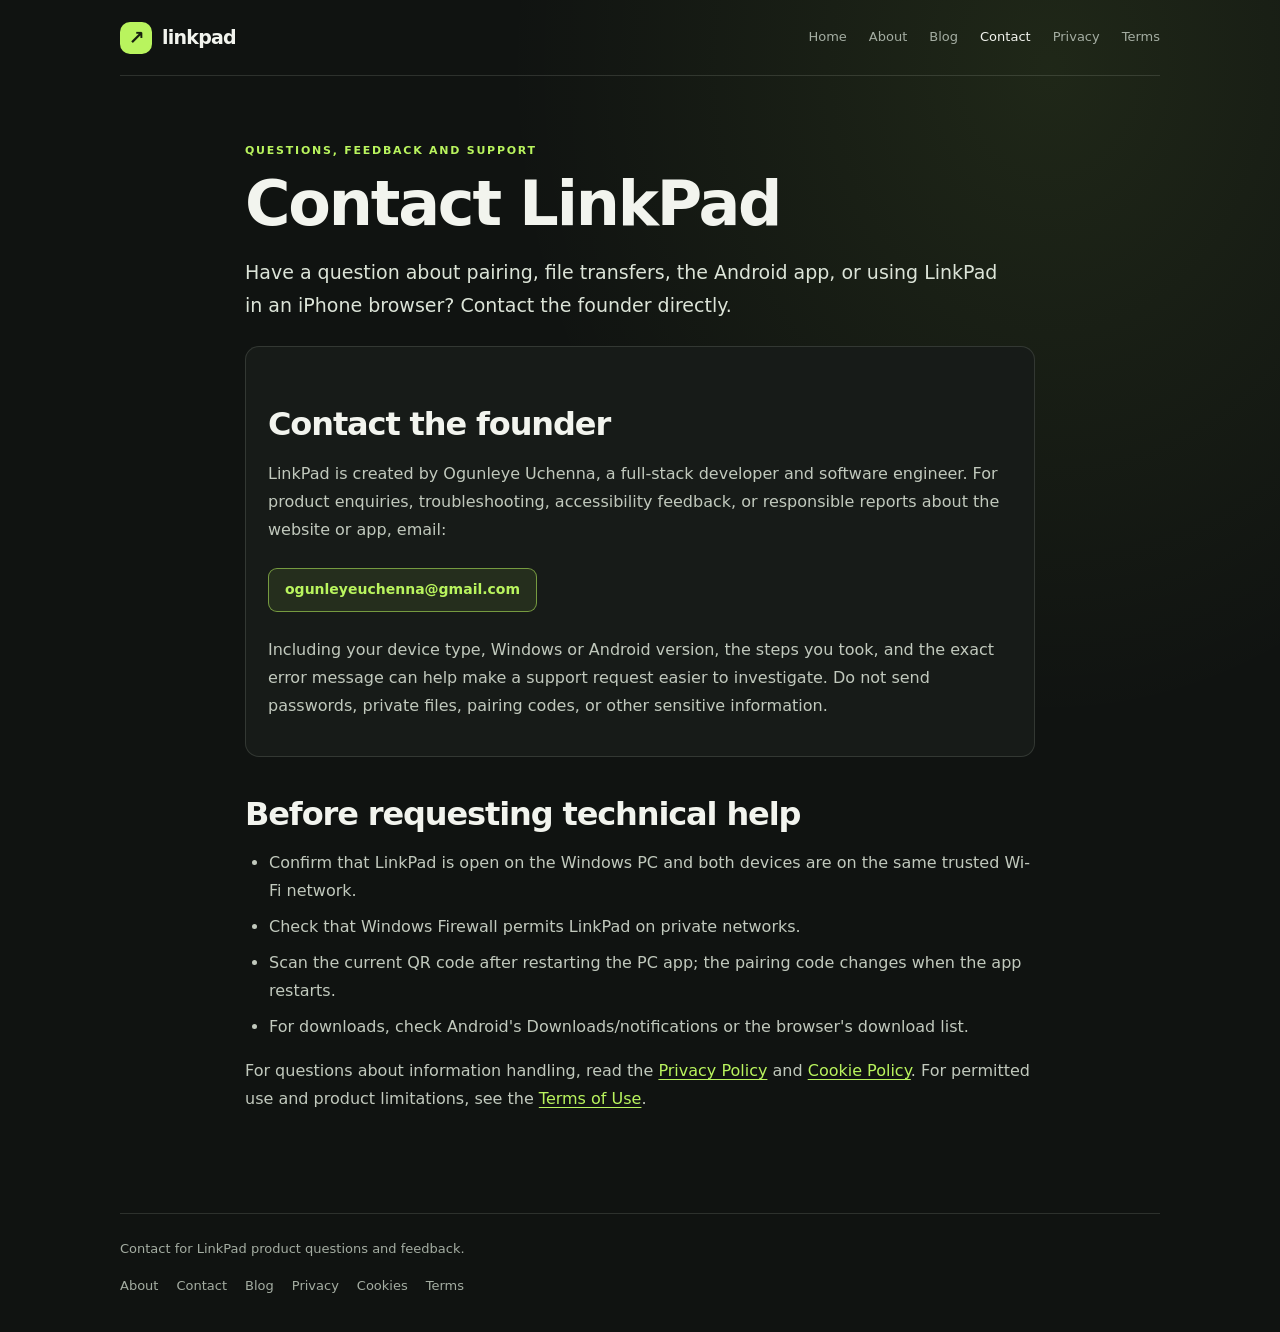
<file: contact.html>
<!doctype html>
<html lang="en">
<head>
  <meta charset="utf-8">
  <meta name="viewport" content="width=device-width, initial-scale=1">
  <meta name="description" content="Contact LinkPad founder Ogunleye Uchenna for product questions, technical support, feedback, accessibility requests, or privacy enquiries.">
  <meta name="robots" content="index,follow">
  <link rel="canonical" href="https://getlinkpad.vercel.app/contact.html">
  <link rel="icon" type="image/svg+xml" href="favicon.svg">
  <link rel="stylesheet" href="site.css">
  <meta property="og:type" content="website">
  <meta property="og:title" content="Contact LinkPad support and founder Ogunleye Uchenna">
  <meta property="og:description" content="Get in touch with LinkPad for help, feedback, accessibility requests, or privacy questions.">
  <meta property="og:url" content="https://getlinkpad.vercel.app/contact.html">
  <title>Contact LinkPad | Support, feedback and enquiries</title>
</head>
<body>
  <header class="wrap topbar">
    <a class="brand" href="./" aria-label="LinkPad home"><span class="brand-mark" aria-hidden="true">↗</span><span>linkpad</span></a>
    <nav aria-label="Main navigation"><a href="./">Home</a><a href="about.html">About</a><a href="blog.html">Blog</a><a href="contact.html" aria-current="page">Contact</a><a href="privacy.html">Privacy</a><a href="terms.html">Terms</a></nav>
  </header>
  <main class="wrap content">
    <p class="eyebrow">Questions, feedback and support</p>
    <h1>Contact LinkPad</h1>
    <p class="lead">Have a question about pairing, file transfers, the Android app, or using LinkPad in an iPhone browser? Contact the founder directly.</p>
    <section class="card">
      <h2>Contact the founder</h2>
      <p>LinkPad is created by Ogunleye Uchenna, a full-stack developer and software engineer. For product enquiries, troubleshooting, accessibility feedback, or responsible reports about the website or app, email:</p>
      <p><a class="button" href="mailto:ogunleyeuchenna@gmail.com?subject=LinkPad%20enquiry">ogunleyeuchenna@gmail.com</a></p>
      <p>Including your device type, Windows or Android version, the steps you took, and the exact error message can help make a support request easier to investigate. Do not send passwords, private files, pairing codes, or other sensitive information.</p>
    </section>
    <h2>Before requesting technical help</h2>
    <ul>
      <li>Confirm that LinkPad is open on the Windows PC and both devices are on the same trusted Wi-Fi network.</li>
      <li>Check that Windows Firewall permits LinkPad on private networks.</li>
      <li>Scan the current QR code after restarting the PC app; the pairing code changes when the app restarts.</li>
      <li>For downloads, check Android's Downloads/notifications or the browser's download list.</li>
    </ul>
    <p>For questions about information handling, read the <a href="privacy.html">Privacy Policy</a> and <a href="cookies.html">Cookie Policy</a>. For permitted use and product limitations, see the <a href="terms.html">Terms of Use</a>.</p>
  </main>
  <footer class="wrap">
    <span>Contact for LinkPad product questions and feedback.</span>
    <nav aria-label="Footer"><a href="about.html">About</a><a href="contact.html">Contact</a><a href="blog.html">Blog</a><a href="privacy.html">Privacy</a><a href="cookies.html">Cookies</a><a href="terms.html">Terms</a></nav>
  </footer>
</body>
</html>
</file>
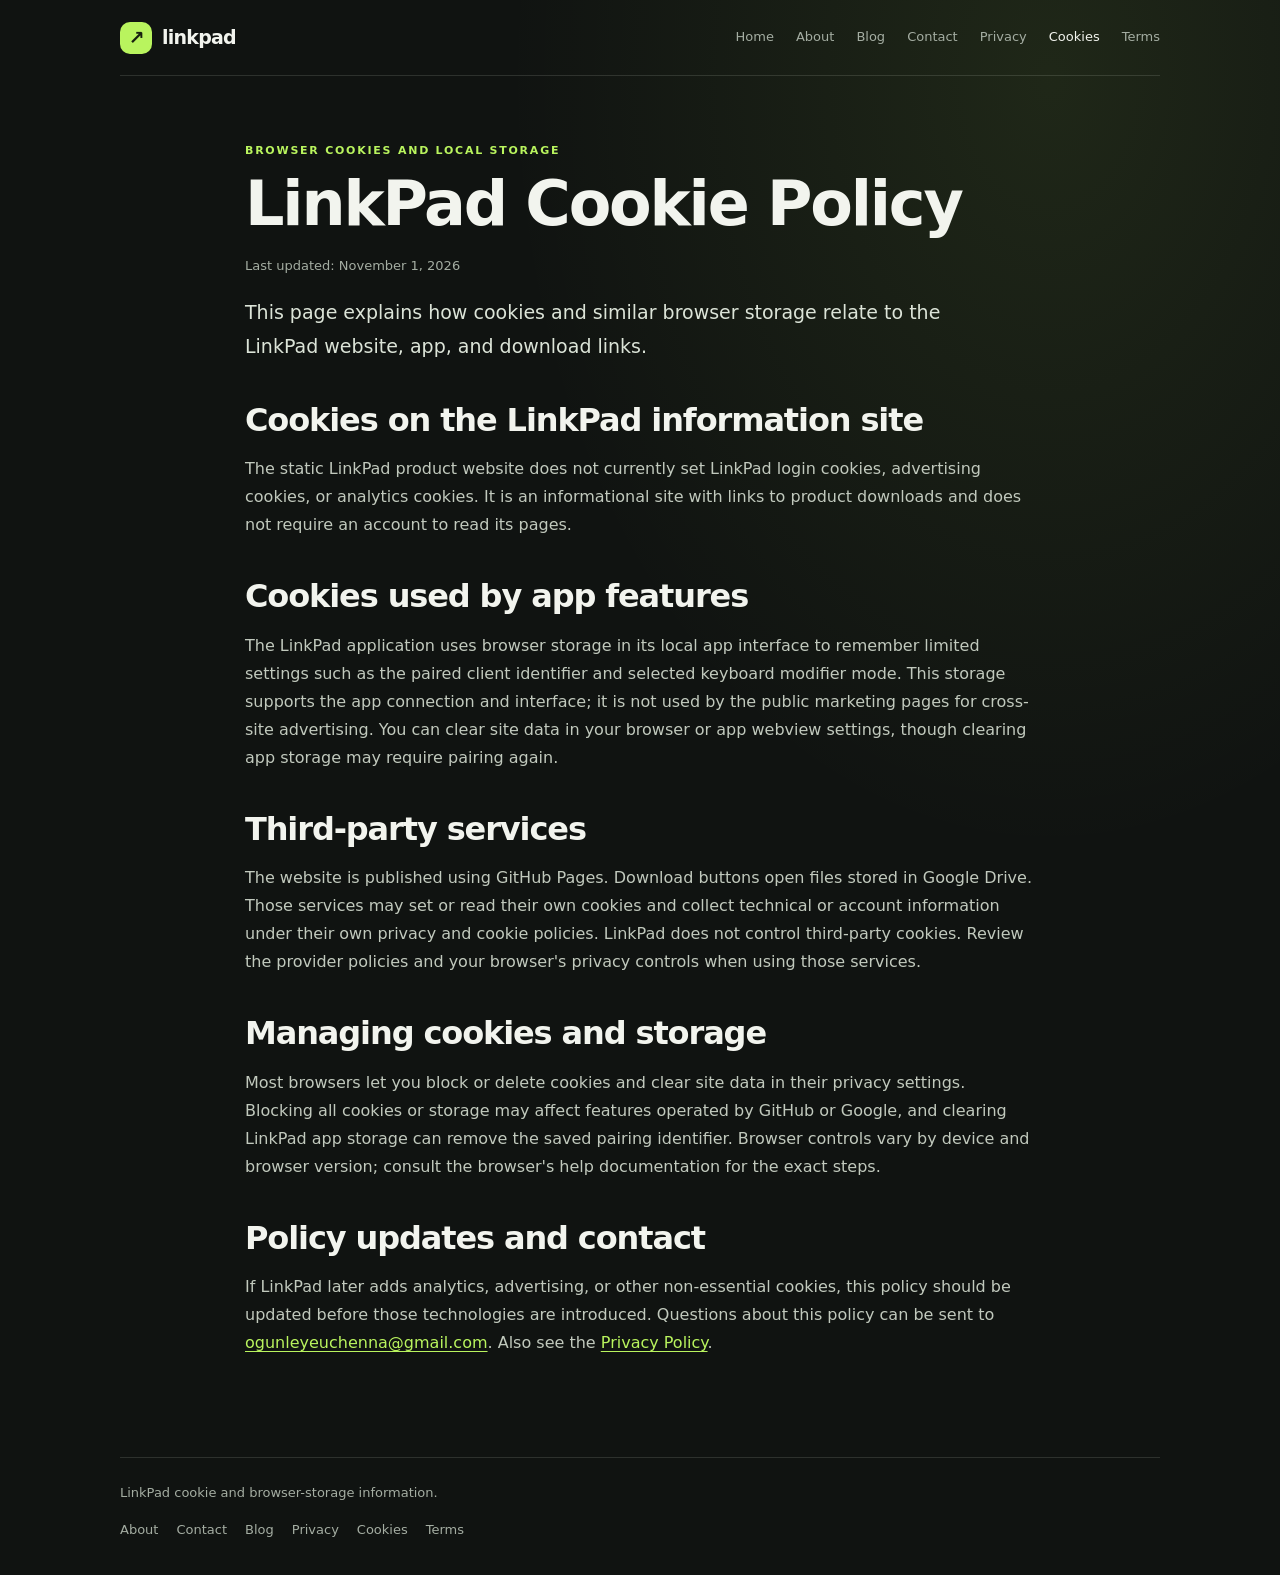
<file: cookies.html>
<!doctype html>
<html lang="en">
<head>
  <meta charset="utf-8">
  <meta name="viewport" content="width=device-width, initial-scale=1">
  <meta name="description" content="Learn whether LinkPad uses cookies, analytics, advertising trackers, or browser storage, and how GitHub Pages and Google Drive may use their own cookies.">
  <meta name="robots" content="index,follow">
  <link rel="canonical" href="https://getlinkpad.vercel.app/cookies.html">
  <link rel="icon" type="image/svg+xml" href="favicon.svg">
  <link rel="stylesheet" href="site.css">
  <meta property="og:type" content="article">
  <meta property="og:title" content="Cookie Policy | LinkPad">
  <meta property="og:description" content="A clear explanation of cookies and browser storage on the LinkPad site and third-party download services.">
  <meta property="og:url" content="https://getlinkpad.vercel.app/cookies.html">
  <title>Cookie Policy | LinkPad</title>
</head>
<body>
  <header class="wrap topbar">
    <a class="brand" href="./" aria-label="LinkPad home"><span class="brand-mark" aria-hidden="true">↗</span><span>linkpad</span></a>
    <nav aria-label="Main navigation"><a href="./">Home</a><a href="about.html">About</a><a href="blog.html">Blog</a><a href="contact.html">Contact</a><a href="privacy.html">Privacy</a><a href="cookies.html" aria-current="page">Cookies</a><a href="terms.html">Terms</a></nav>
  </header>
  <main class="wrap content">
    <p class="eyebrow">Browser cookies and local storage</p>
    <h1>LinkPad Cookie Policy</h1>
    <p class="meta">Last updated: November 1, 2026</p>
    <p class="lead">This page explains how cookies and similar browser storage relate to the LinkPad website, app, and download links.</p>
    <h2>Cookies on the LinkPad information site</h2>
    <p>The static LinkPad product website does not currently set LinkPad login cookies, advertising cookies, or analytics cookies. It is an informational site with links to product downloads and does not require an account to read its pages.</p>
    <h2>Cookies used by app features</h2>
    <p>The LinkPad application uses browser storage in its local app interface to remember limited settings such as the paired client identifier and selected keyboard modifier mode. This storage supports the app connection and interface; it is not used by the public marketing pages for cross-site advertising. You can clear site data in your browser or app webview settings, though clearing app storage may require pairing again.</p>
    <h2>Third-party services</h2>
    <p>The website is published using GitHub Pages. Download buttons open files stored in Google Drive. Those services may set or read their own cookies and collect technical or account information under their own privacy and cookie policies. LinkPad does not control third-party cookies. Review the provider policies and your browser's privacy controls when using those services.</p>
    <h2>Managing cookies and storage</h2>
    <p>Most browsers let you block or delete cookies and clear site data in their privacy settings. Blocking all cookies or storage may affect features operated by GitHub or Google, and clearing LinkPad app storage can remove the saved pairing identifier. Browser controls vary by device and browser version; consult the browser's help documentation for the exact steps.</p>
    <h2>Policy updates and contact</h2>
    <p>If LinkPad later adds analytics, advertising, or other non-essential cookies, this policy should be updated before those technologies are introduced. Questions about this policy can be sent to <a href="mailto:ogunleyeuchenna@gmail.com">ogunleyeuchenna@gmail.com</a>. Also see the <a href="privacy.html">Privacy Policy</a>.</p>
  </main>
  <footer class="wrap">
    <span>LinkPad cookie and browser-storage information.</span>
    <nav aria-label="Footer"><a href="about.html">About</a><a href="contact.html">Contact</a><a href="blog.html">Blog</a><a href="privacy.html">Privacy</a><a href="cookies.html">Cookies</a><a href="terms.html">Terms</a></nav>
  </footer>
</body>
</html>
</file>
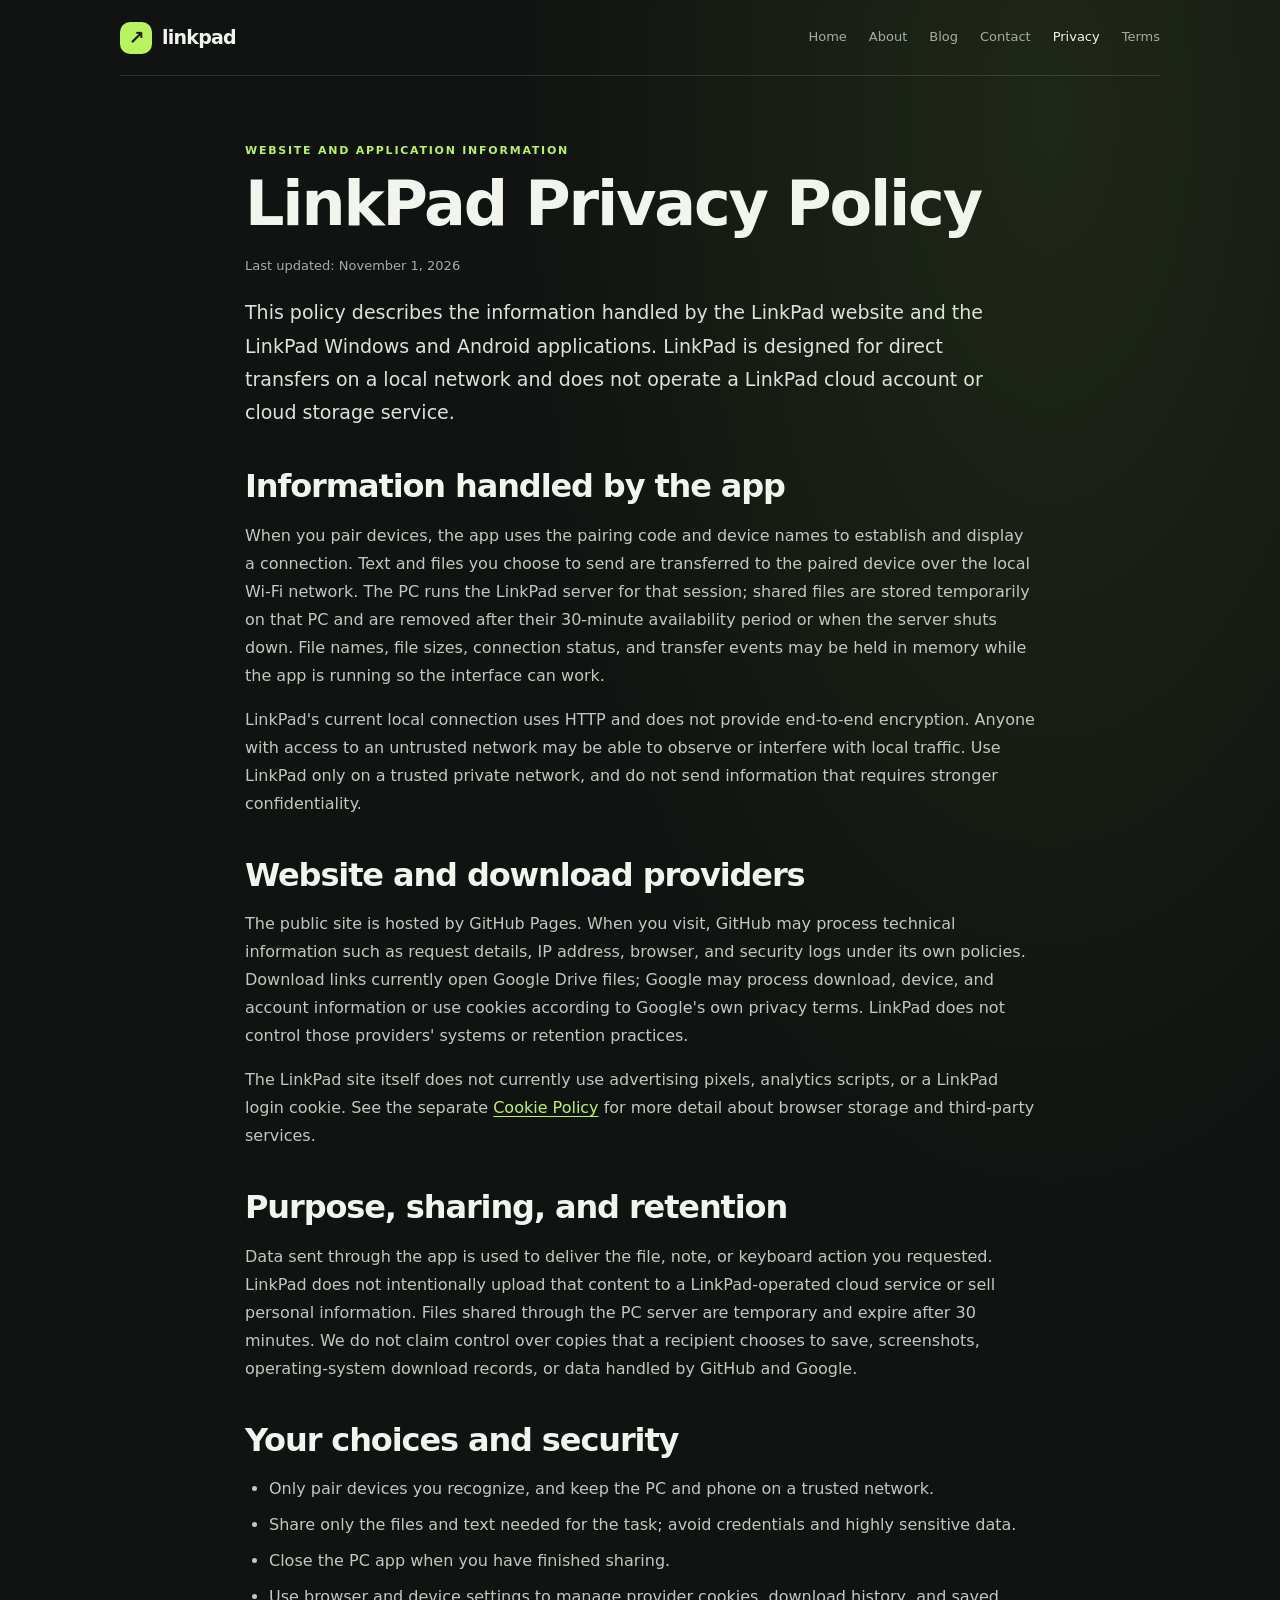
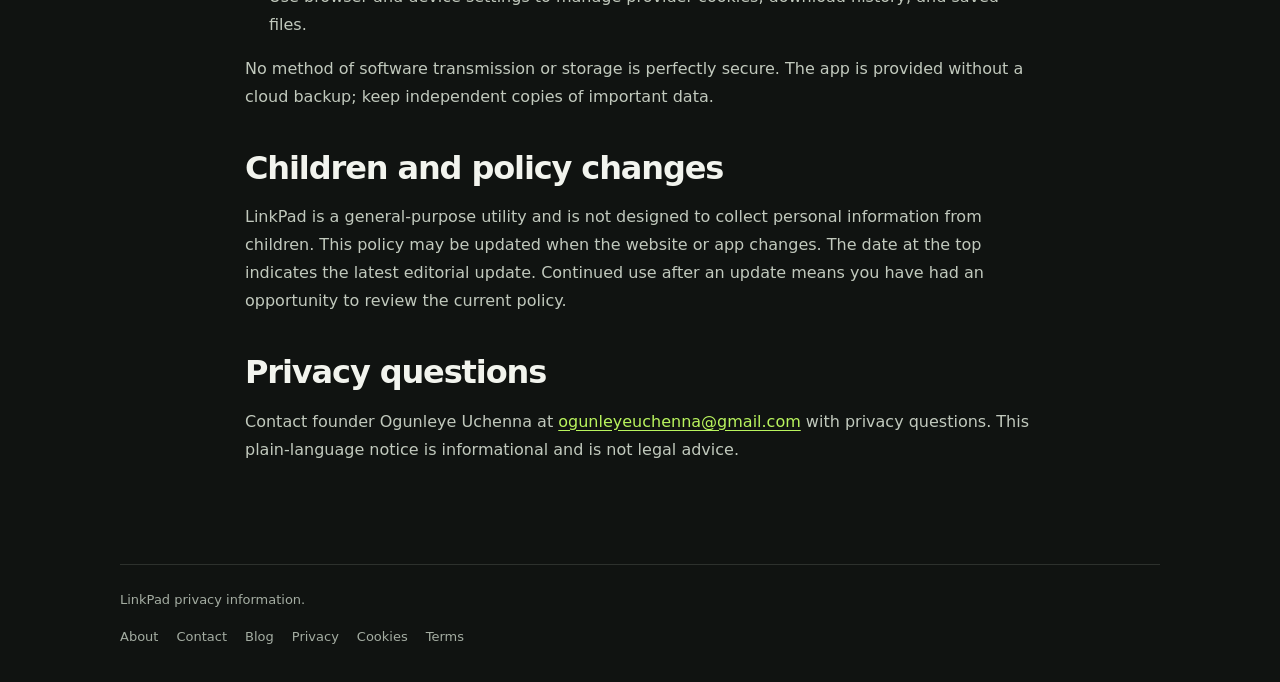
<file: privacy.html>
<!doctype html>
<html lang="en">
<head>
  <meta charset="utf-8">
  <meta name="viewport" content="width=device-width, initial-scale=1">
  <meta name="description" content="Read the LinkPad Privacy Policy: how local file sharing works, what temporary data the app handles, and what to expect from the website and download providers.">
  <meta name="robots" content="index,follow">
  <link rel="canonical" href="https://getlinkpad.vercel.app/privacy.html">
  <link rel="icon" type="image/svg+xml" href="favicon.svg">
  <link rel="stylesheet" href="site.css">
  <meta property="og:type" content="article">
  <meta property="og:title" content="LinkPad Privacy Policy">
  <meta property="og:description" content="Understand what LinkPad handles on your local network and what third-party website and download providers may process.">
  <meta property="og:url" content="https://getlinkpad.vercel.app/privacy.html">
  <title>Privacy Policy | LinkPad</title>
</head>
<body>
  <header class="wrap topbar">
    <a class="brand" href="./" aria-label="LinkPad home"><span class="brand-mark" aria-hidden="true">↗</span><span>linkpad</span></a>
    <nav aria-label="Main navigation"><a href="./">Home</a><a href="about.html">About</a><a href="blog.html">Blog</a><a href="contact.html">Contact</a><a href="privacy.html" aria-current="page">Privacy</a><a href="terms.html">Terms</a></nav>
  </header>
  <main class="wrap content">
    <p class="eyebrow">Website and application information</p>
    <h1>LinkPad Privacy Policy</h1>
    <p class="meta">Last updated: November 1, 2026</p>
    <p class="lead">This policy describes the information handled by the LinkPad website and the LinkPad Windows and Android applications. LinkPad is designed for direct transfers on a local network and does not operate a LinkPad cloud account or cloud storage service.</p>
    <h2>Information handled by the app</h2>
    <p>When you pair devices, the app uses the pairing code and device names to establish and display a connection. Text and files you choose to send are transferred to the paired device over the local Wi-Fi network. The PC runs the LinkPad server for that session; shared files are stored temporarily on that PC and are removed after their 30-minute availability period or when the server shuts down. File names, file sizes, connection status, and transfer events may be held in memory while the app is running so the interface can work.</p>
    <p>LinkPad's current local connection uses HTTP and does not provide end-to-end encryption. Anyone with access to an untrusted network may be able to observe or interfere with local traffic. Use LinkPad only on a trusted private network, and do not send information that requires stronger confidentiality.</p>
    <h2>Website and download providers</h2>
    <p>The public site is hosted by GitHub Pages. When you visit, GitHub may process technical information such as request details, IP address, browser, and security logs under its own policies. Download links currently open Google Drive files; Google may process download, device, and account information or use cookies according to Google's own privacy terms. LinkPad does not control those providers' systems or retention practices.</p>
    <p>The LinkPad site itself does not currently use advertising pixels, analytics scripts, or a LinkPad login cookie. See the separate <a href="cookies.html">Cookie Policy</a> for more detail about browser storage and third-party services.</p>
    <h2>Purpose, sharing, and retention</h2>
    <p>Data sent through the app is used to deliver the file, note, or keyboard action you requested. LinkPad does not intentionally upload that content to a LinkPad-operated cloud service or sell personal information. Files shared through the PC server are temporary and expire after 30 minutes. We do not claim control over copies that a recipient chooses to save, screenshots, operating-system download records, or data handled by GitHub and Google.</p>
    <h2>Your choices and security</h2>
    <ul>
      <li>Only pair devices you recognize, and keep the PC and phone on a trusted network.</li>
      <li>Share only the files and text needed for the task; avoid credentials and highly sensitive data.</li>
      <li>Close the PC app when you have finished sharing.</li>
      <li>Use browser and device settings to manage provider cookies, download history, and saved files.</li>
    </ul>
    <p>No method of software transmission or storage is perfectly secure. The app is provided without a cloud backup; keep independent copies of important data.</p>
    <h2>Children and policy changes</h2>
    <p>LinkPad is a general-purpose utility and is not designed to collect personal information from children. This policy may be updated when the website or app changes. The date at the top indicates the latest editorial update. Continued use after an update means you have had an opportunity to review the current policy.</p>
    <h2>Privacy questions</h2>
    <p>Contact founder Ogunleye Uchenna at <a href="mailto:ogunleyeuchenna@gmail.com">ogunleyeuchenna@gmail.com</a> with privacy questions. This plain-language notice is informational and is not legal advice.</p>
  </main>
  <footer class="wrap">
    <span>LinkPad privacy information.</span>
    <nav aria-label="Footer"><a href="about.html">About</a><a href="contact.html">Contact</a><a href="blog.html">Blog</a><a href="privacy.html">Privacy</a><a href="cookies.html">Cookies</a><a href="terms.html">Terms</a></nav>
  </footer>
</body>
</html>
</file>
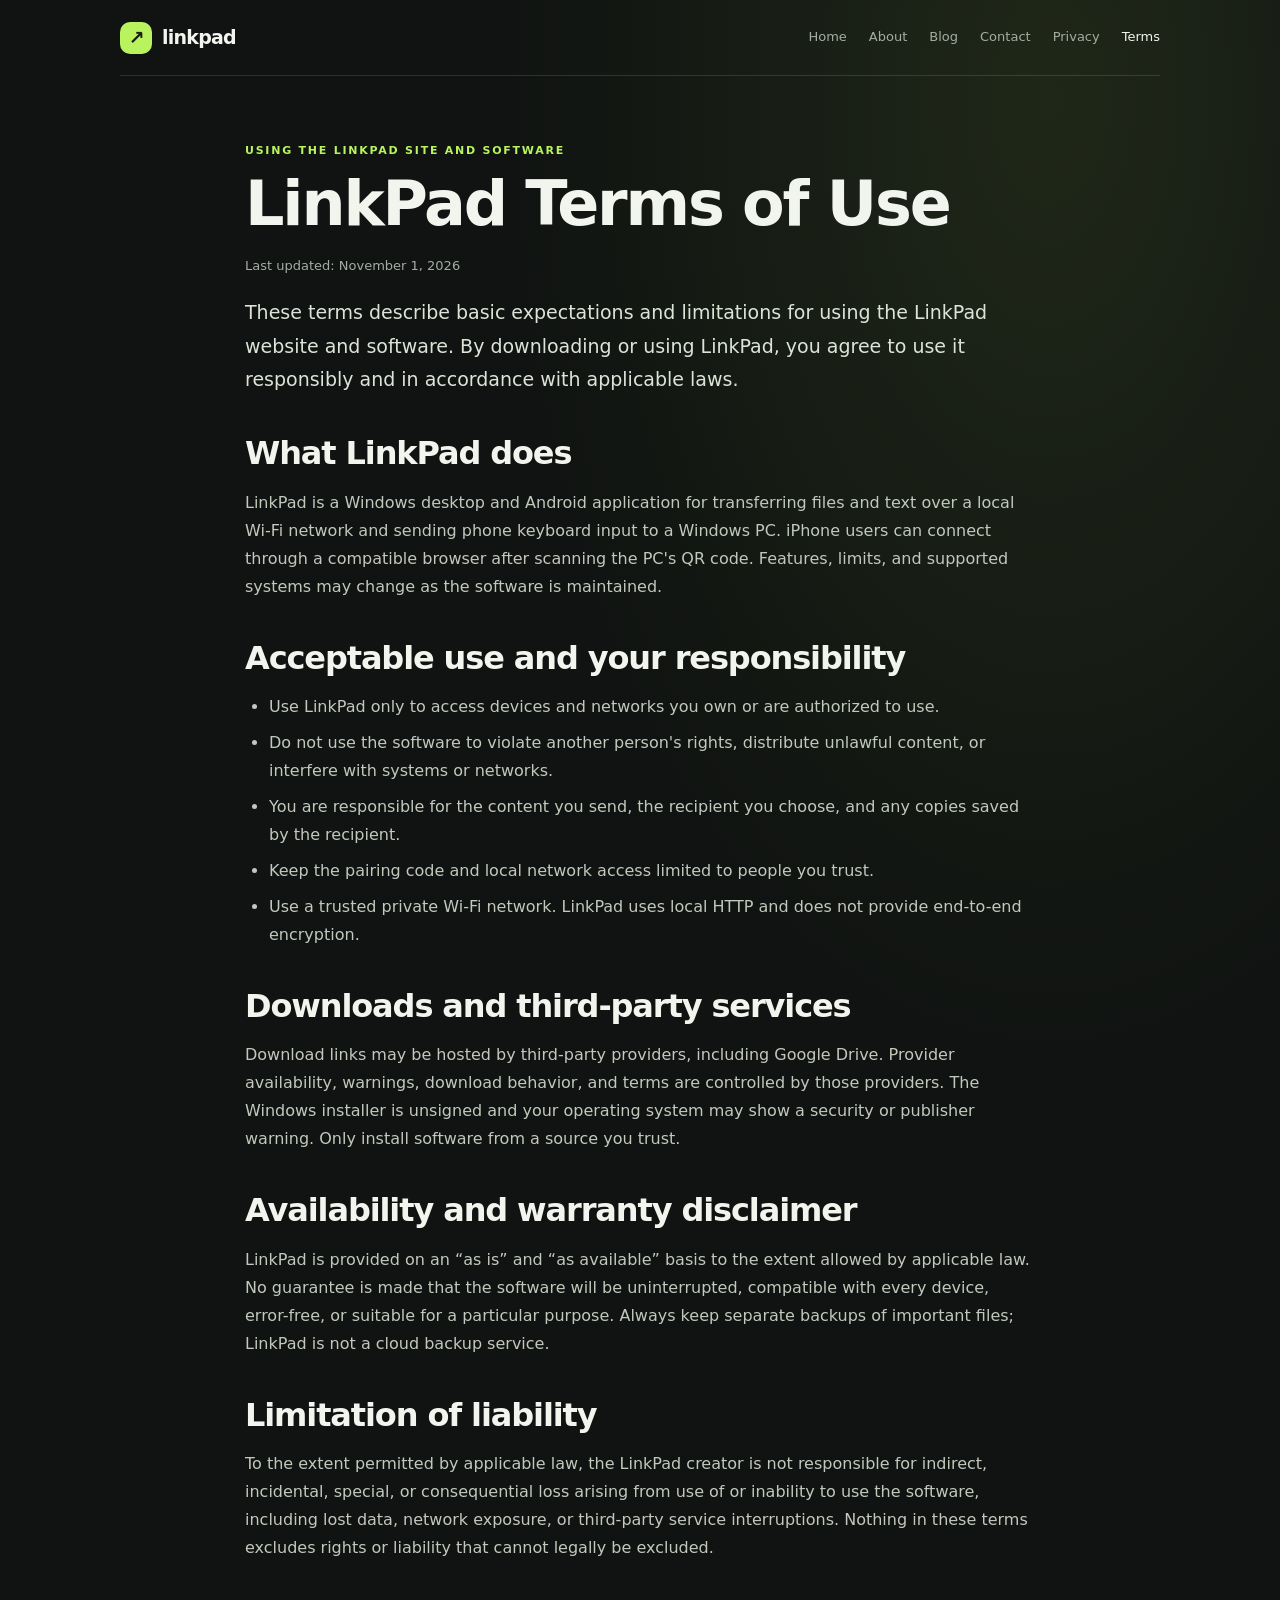
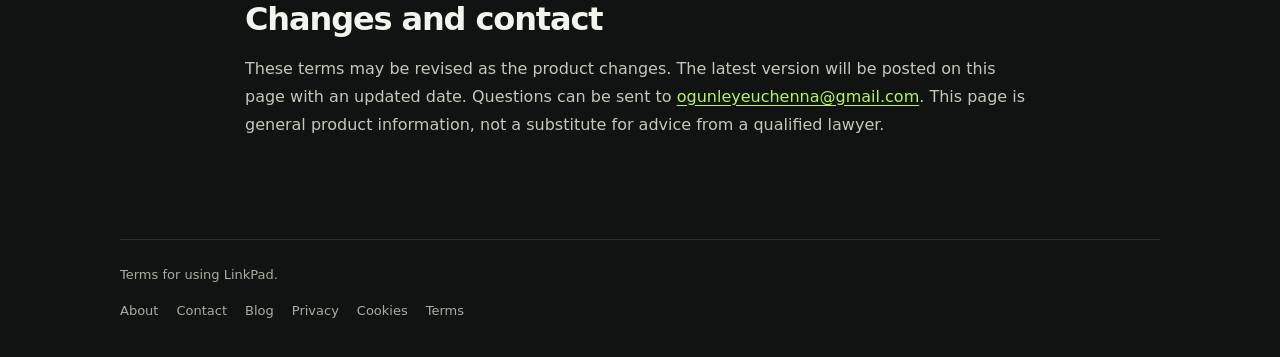
<file: terms.html>
<!doctype html>
<html lang="en">
<head>
  <meta charset="utf-8">
  <meta name="viewport" content="width=device-width, initial-scale=1">
  <meta name="description" content="Read LinkPad's Terms of Use covering lawful use, local Wi-Fi transfers, product limitations, downloads, security, and warranty disclaimers.">
  <meta name="robots" content="index,follow">
  <link rel="canonical" href="https://getlinkpad.vercel.app/terms.html">
  <link rel="icon" type="image/svg+xml" href="favicon.svg">
  <link rel="stylesheet" href="site.css">
  <meta property="og:type" content="article">
  <meta property="og:title" content="Terms of Use | LinkPad">
  <meta property="og:description" content="Terms and important limitations for using the LinkPad application and website.">
  <meta property="og:url" content="https://getlinkpad.vercel.app/terms.html">
  <title>Terms of Use | LinkPad</title>
</head>
<body>
  <header class="wrap topbar">
    <a class="brand" href="./" aria-label="LinkPad home"><span class="brand-mark" aria-hidden="true">↗</span><span>linkpad</span></a>
    <nav aria-label="Main navigation"><a href="./">Home</a><a href="about.html">About</a><a href="blog.html">Blog</a><a href="contact.html">Contact</a><a href="privacy.html">Privacy</a><a href="terms.html" aria-current="page">Terms</a></nav>
  </header>
  <main class="wrap content">
    <p class="eyebrow">Using the LinkPad site and software</p>
    <h1>LinkPad Terms of Use</h1>
    <p class="meta">Last updated: November 1, 2026</p>
    <p class="lead">These terms describe basic expectations and limitations for using the LinkPad website and software. By downloading or using LinkPad, you agree to use it responsibly and in accordance with applicable laws.</p>
    <h2>What LinkPad does</h2>
    <p>LinkPad is a Windows desktop and Android application for transferring files and text over a local Wi-Fi network and sending phone keyboard input to a Windows PC. iPhone users can connect through a compatible browser after scanning the PC's QR code. Features, limits, and supported systems may change as the software is maintained.</p>
    <h2>Acceptable use and your responsibility</h2>
    <ul>
      <li>Use LinkPad only to access devices and networks you own or are authorized to use.</li>
      <li>Do not use the software to violate another person's rights, distribute unlawful content, or interfere with systems or networks.</li>
      <li>You are responsible for the content you send, the recipient you choose, and any copies saved by the recipient.</li>
      <li>Keep the pairing code and local network access limited to people you trust.</li>
      <li>Use a trusted private Wi-Fi network. LinkPad uses local HTTP and does not provide end-to-end encryption.</li>
    </ul>
    <h2>Downloads and third-party services</h2>
    <p>Download links may be hosted by third-party providers, including Google Drive. Provider availability, warnings, download behavior, and terms are controlled by those providers. The Windows installer is unsigned and your operating system may show a security or publisher warning. Only install software from a source you trust.</p>
    <h2>Availability and warranty disclaimer</h2>
    <p>LinkPad is provided on an “as is” and “as available” basis to the extent allowed by applicable law. No guarantee is made that the software will be uninterrupted, compatible with every device, error-free, or suitable for a particular purpose. Always keep separate backups of important files; LinkPad is not a cloud backup service.</p>
    <h2>Limitation of liability</h2>
    <p>To the extent permitted by applicable law, the LinkPad creator is not responsible for indirect, incidental, special, or consequential loss arising from use of or inability to use the software, including lost data, network exposure, or third-party service interruptions. Nothing in these terms excludes rights or liability that cannot legally be excluded.</p>
    <h2>Changes and contact</h2>
    <p>These terms may be revised as the product changes. The latest version will be posted on this page with an updated date. Questions can be sent to <a href="mailto:ogunleyeuchenna@gmail.com">ogunleyeuchenna@gmail.com</a>. This page is general product information, not a substitute for advice from a qualified lawyer.</p>
  </main>
  <footer class="wrap">
    <span>Terms for using LinkPad.</span>
    <nav aria-label="Footer"><a href="about.html">About</a><a href="contact.html">Contact</a><a href="blog.html">Blog</a><a href="privacy.html">Privacy</a><a href="cookies.html">Cookies</a><a href="terms.html">Terms</a></nav>
  </footer>
</body>
</html>
</file>
<file: site.css>
:root {
  color-scheme: dark;
  --bg: #101311;
  --panel: #171b18;
  --text: #f2f4ee;
  --muted: #a4ada2;
  --lime: #b9f45e;
  --line: rgba(235, 243, 230, .13);
  --max: 1040px;
}

* { box-sizing: border-box; }
html { scroll-behavior: smooth; }
body {
  min-height: 100vh;
  margin: 0;
  background: radial-gradient(ellipse at 82% 5%, rgba(185, 244, 94, .09), transparent 34rem), var(--bg);
  color: var(--text);
  font: 16px/1.75 Inter, ui-sans-serif, system-ui, -apple-system, BlinkMacSystemFont, "Segoe UI", sans-serif;
}
a { color: var(--lime); text-underline-offset: .2em; }
a:hover { color: #d3ff9a; }
.wrap { width: min(var(--max), calc(100% - 40px)); margin-inline: auto; }
.topbar {
  min-height: 76px;
  display: flex;
  align-items: center;
  justify-content: space-between;
  gap: 24px;
  border-bottom: 1px solid var(--line);
}
.brand { display: inline-flex; align-items: center; gap: 10px; color: var(--text); font-size: 19px; font-weight: 780; letter-spacing: -.04em; text-decoration: none; }
.brand-mark { display: grid; width: 32px; height: 32px; place-items: center; border-radius: 10px; background: var(--lime); color: #17200f; font-size: 19px; line-height: 1; }
nav { display: flex; flex-wrap: wrap; align-items: center; gap: 10px 22px; }
nav a { color: var(--muted); font-size: 13px; text-decoration: none; }
nav a:hover, nav a[aria-current="page"] { color: var(--text); }
main { padding-block: 54px 84px; }
.eyebrow { margin-bottom: 12px; color: var(--lime); font-size: 11px; font-weight: 750; letter-spacing: .16em; text-transform: uppercase; }
h1, h2, h3 { line-height: 1.2; letter-spacing: -.035em; }
h1 { max-width: 820px; margin: 0 0 18px; font-size: clamp(38px, 6vw, 62px); line-height: 1.04; }
h2 { margin: 38px 0 12px; font-size: clamp(23px, 3.4vw, 32px); }
h3 { margin: 23px 0 8px; font-size: 19px; }
p, li { color: #c1c9bd; }
.lead { max-width: 760px; color: #dce4d8; font-size: 19px; }
.content { max-width: 790px; }
.content ul { padding-left: 24px; }
.content li { margin-block: 8px; }
.callout, .card { margin-block: 24px; padding: 20px 22px; border: 1px solid var(--line); border-radius: 14px; background: var(--panel); }
.callout strong { color: var(--text); }
.founder { display: grid; grid-template-columns: minmax(200px, 310px) minmax(0, 1fr); align-items: start; gap: clamp(24px, 5vw, 54px); margin-block: 34px; }
.founder img { display: block; width: 100%; aspect-ratio: 4 / 5; object-fit: cover; object-position: center 32%; border: 1px solid var(--line); border-radius: 16px; }
.founder p:first-child { margin-top: 0; }
.button { display: inline-flex; min-height: 44px; align-items: center; justify-content: center; margin: 8px 8px 8px 0; padding: 0 16px; border: 1px solid rgba(185, 244, 94, .55); border-radius: 9px; background: rgba(185, 244, 94, .09); color: var(--lime); font-size: 14px; font-weight: 700; text-decoration: none; }
.button:hover { background: rgba(185, 244, 94, .16); }
.article-list { display: grid; gap: 18px; margin-top: 34px; }
.article-card { padding: 24px; border: 1px solid var(--line); border-radius: 14px; background: var(--panel); }
.article-card h2 { margin-top: 0; }
.article-card p:last-child { margin-bottom: 0; }
.meta { color: var(--muted); font-size: 13px; }
footer { display: grid; grid-template-columns: 1fr; gap: 14px; padding-block: 24px 34px; border-top: 1px solid var(--line); color: var(--muted); font-size: 13px; }
footer nav { gap: 10px 18px; }
:focus-visible { outline: 2px solid var(--lime); outline-offset: 3px; }
@media (max-width: 680px) {
  .wrap { width: min(100% - 30px, var(--max)); }
  .topbar { align-items: flex-start; flex-direction: column; justify-content: center; padding-block: 15px; }
  .topbar nav { gap: 8px 15px; }
  main { padding-block: 38px 58px; }
  .founder { grid-template-columns: 1fr; }
  .founder img { width: min(100%, 360px); }
}
@media (prefers-reduced-motion: reduce) { html { scroll-behavior: auto; } }
</file>
